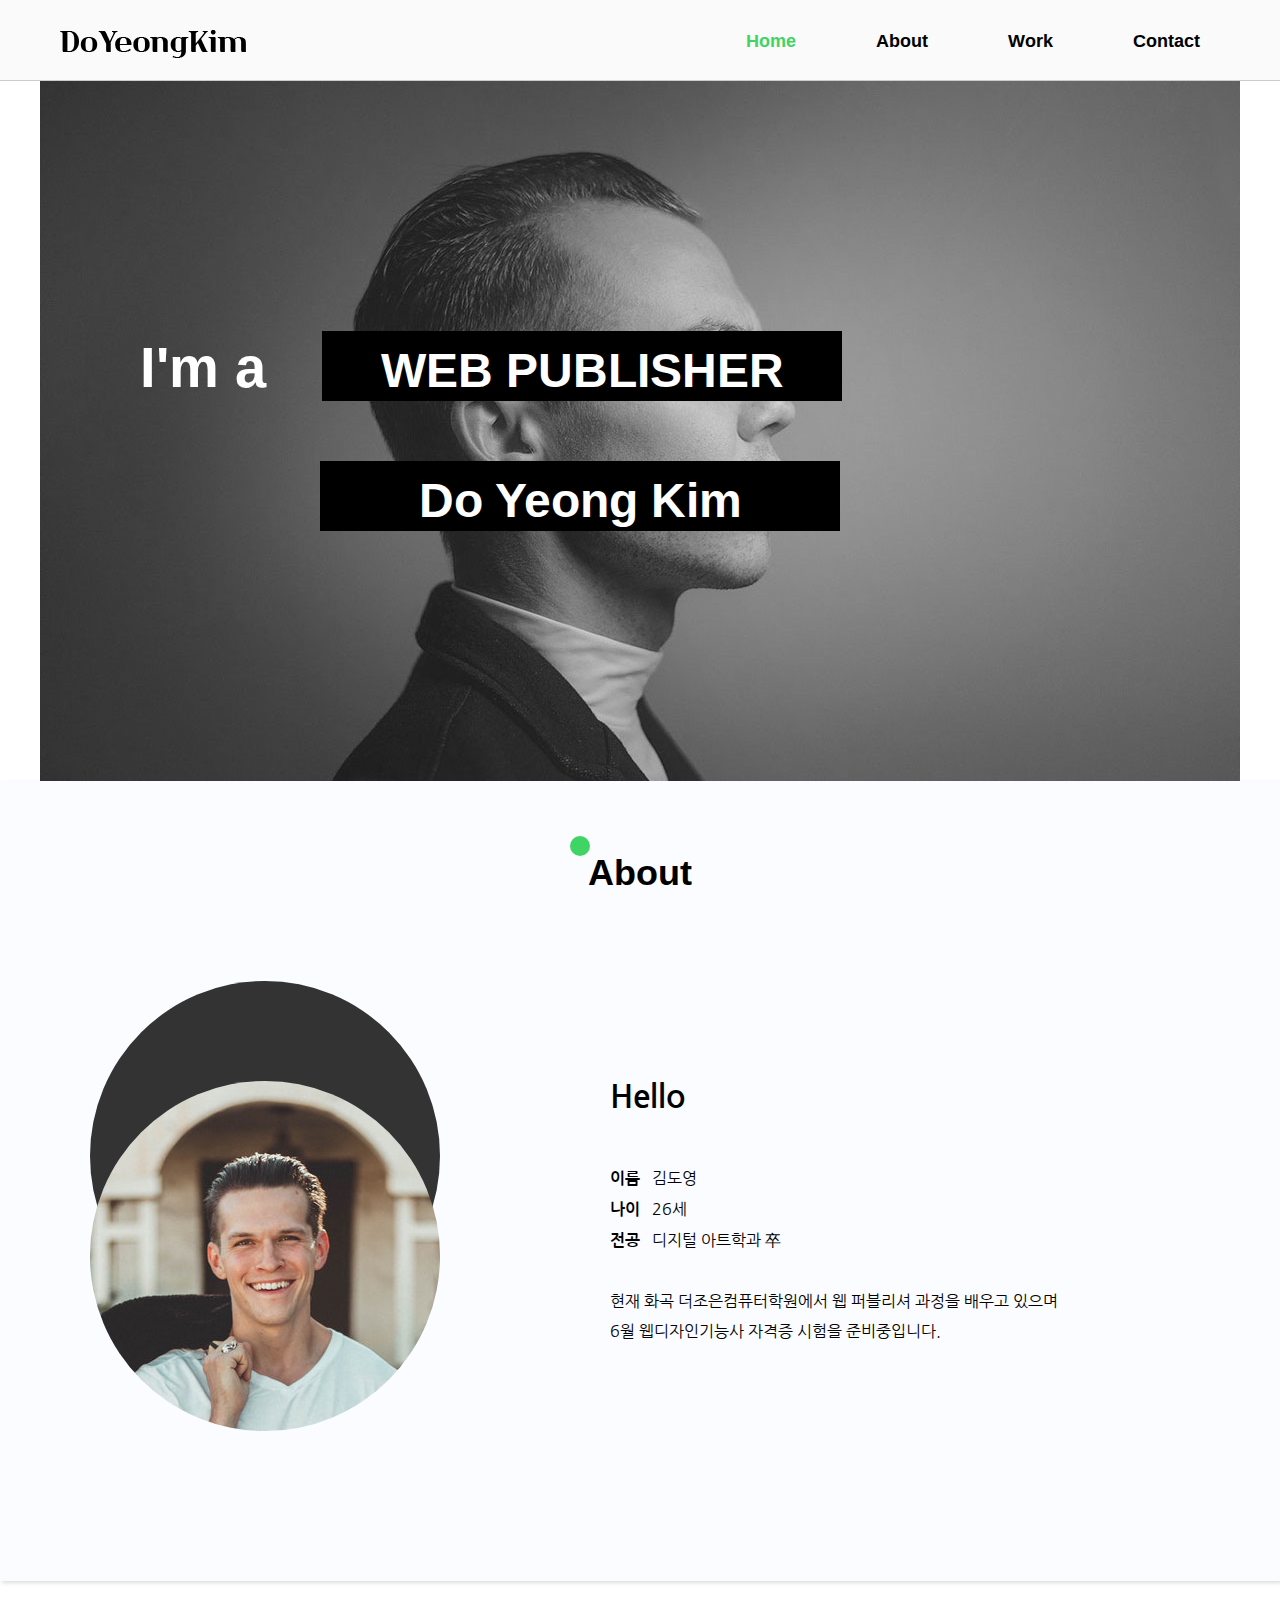
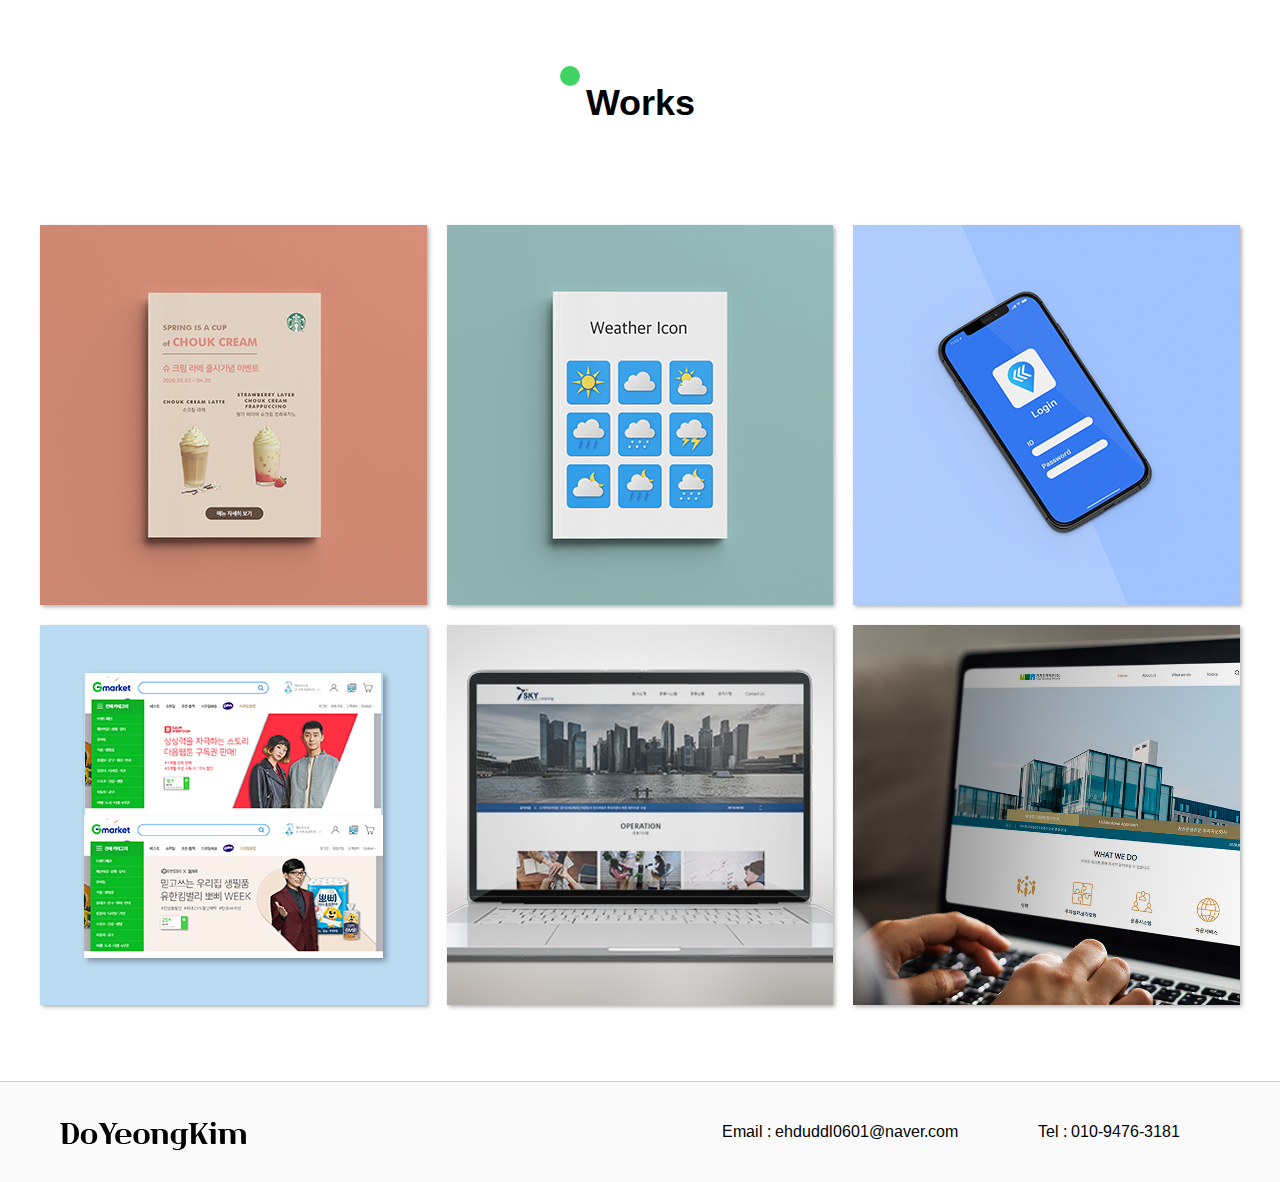
<file: index.html>
<!DOCTYPE html>
<html lang="en">
<head>
    <meta charset="UTF-8">
    <meta name="viewport" content="width=device-width, initial-scale=1.0">
    <title>Homepage</title>
    <link href="https://fonts.googleapis.com/css2?family=Arimo:wght@400;700&display=swap" rel="stylesheet">
    <link href="https://fonts.googleapis.com/css2?family=Nanum+Gothic:wght@400;700&display=swap" rel="stylesheet">
    <script src="https://ajax.googleapis.com/ajax/libs/jquery/3.4.1/jquery.min.js"></script>
    <link rel="stylesheet" href="./css/style.css">
</head>
<body>
    <div id="header_wrap">
        <div id="header">
            <h1><a href="./index.html"><img src="./img/logo.png" alt=""></a></h1>
            <nav>
                <ul>
                    <li><a href="./index.html">Home</a></li>
                    <li><a href="index.html#about">About</a></li>
                    <li><a href="work01.html">Work</a></li>
                    <li><a href="#">Contact</a></li>
                </ul>
            </nav>
        </div>
    </div>
    <div id="visual_wrap">
        <div id="main_visual">
            <p>I'm a <span class="job">WEB PUBLISHER</span></p>
            <span class="name">Do Yeong Kim</span>
        </div>
    </div>
    <div id="about_wrap">
        <div id="about">
            <h2>About</h2>
            <p id="dot"></p>
            <div id="people1"></div>
            <div id="people2"></div>
            <div id="about_text">
                <h3>Hello</h3>
                <p><span>이름</span> &nbsp; 김도영<br><span>나이</span> &nbsp; 26세<br><span>전공</span> &nbsp; 디지털 아트학과 卒<br><br>현재 화곡 더조은컴퓨터학원에서 웹 퍼블리셔 과정을 배우고 있으며<br>6월 웹디자인기능사 자격증 시험을 준비중입니다.</p>
            </div>
        </div>
    </div>
    <div id="work_wrap">
        <div id="work">
            <h2>Works</h2>
            <p class="dot2"></p>
            <ul id="work_list">
                <li>
                    <a href="work01.html">
                        <img src="./img/work1.jpg" alt="sub">
                        <div class="info">
                            <h4>이벤트 광고 시안</h4>
                            <p>스타벅스 2020년 봄맞이 슈크림라떼 출시기념 이벤트 광고시안 제작</p>
                        </div>
                    </a>
                </li>
                <li>
                    <a href="work02.html">
                        <img src="./img/work2.jpg" alt="pop_up">
                        <div class="info">
                            <h4>날씨아이콘 디자인</h4>
                            <p>일러스트레이터를 활용하여 다양한<br>날씨를 그리드에 맞춰 아이콘으로 제작</p>
                        </div>
                    </a>
                </li>
                <li>
                    <a href="work03.html">
                        <img src="./img/work3.jpg">
                        <div class="info">
                            <h4>어플 로고디자인</h4>
                            <p>가상의 주차공간 찾기 어플을 기획하고<br>어플의 로고 및 아이콘 제작</p>
                        </div>
                    </a>
                </li>
                <li>
                    <a href="work04.html">
                        <img src="./img/work4.jpg">
                        <div class="info">
                            <h4>배너 디자인</h4>
                            <p>실제 G마켓 배너와 동일한 규격에서<br>원하는 제품으로 재구성 및 목업</p>
                        </div>
                    </a>
                </li>
                <li>
                    <a href="work05.html">
                        <img src="./img/work5.jpg" height="380">
                        <div class="info">
                            <h4>홈페이지 시안</h4>
                            <p>스카이투자자문의 홈페이지를 포토샵에서<br>12분할로 맞춰 직접 시안제작</p>
                        </div>
                    </a>
                </li>
                <li>
                    <a href="work06.html">
                        <img src="./img/work6.jpg" height="380">
                        <div class="info">
                            <h4>홈페이지 리뉴얼</h4>
                            <p>실제 가치투자자문의 홈페이지의 단점을<br>리뉴얼하여 리디자인</p>
                        </div>
                    </a>
                </li>
        </div>
    </div>
    <div id="footer_wrap">
        <div id="footer">
            <div id="footer_logo"><a href="./index.html"><img src="./img/logo.png" alt=""></a></div>
            <ul id="mail">
                <li>Email : ehduddl0601@naver.com</li>
                <li>Tel : 010-9476-3181</li>
            </ul>
        </div>
    </div>

    <script>
        $(function(){
            $('a').on('click', function(event){
                if(this.hash !== ""){
                    event.preventDefault();
                    var hash = this.hash;

                    $('html, body').animate({
                        scrollTop: $(hash).offset().top
                    }, 500, function(){

                        window.location.hash = hash;
                    });
                }
            });
        });
    </script>
</body>
</html>
</file>
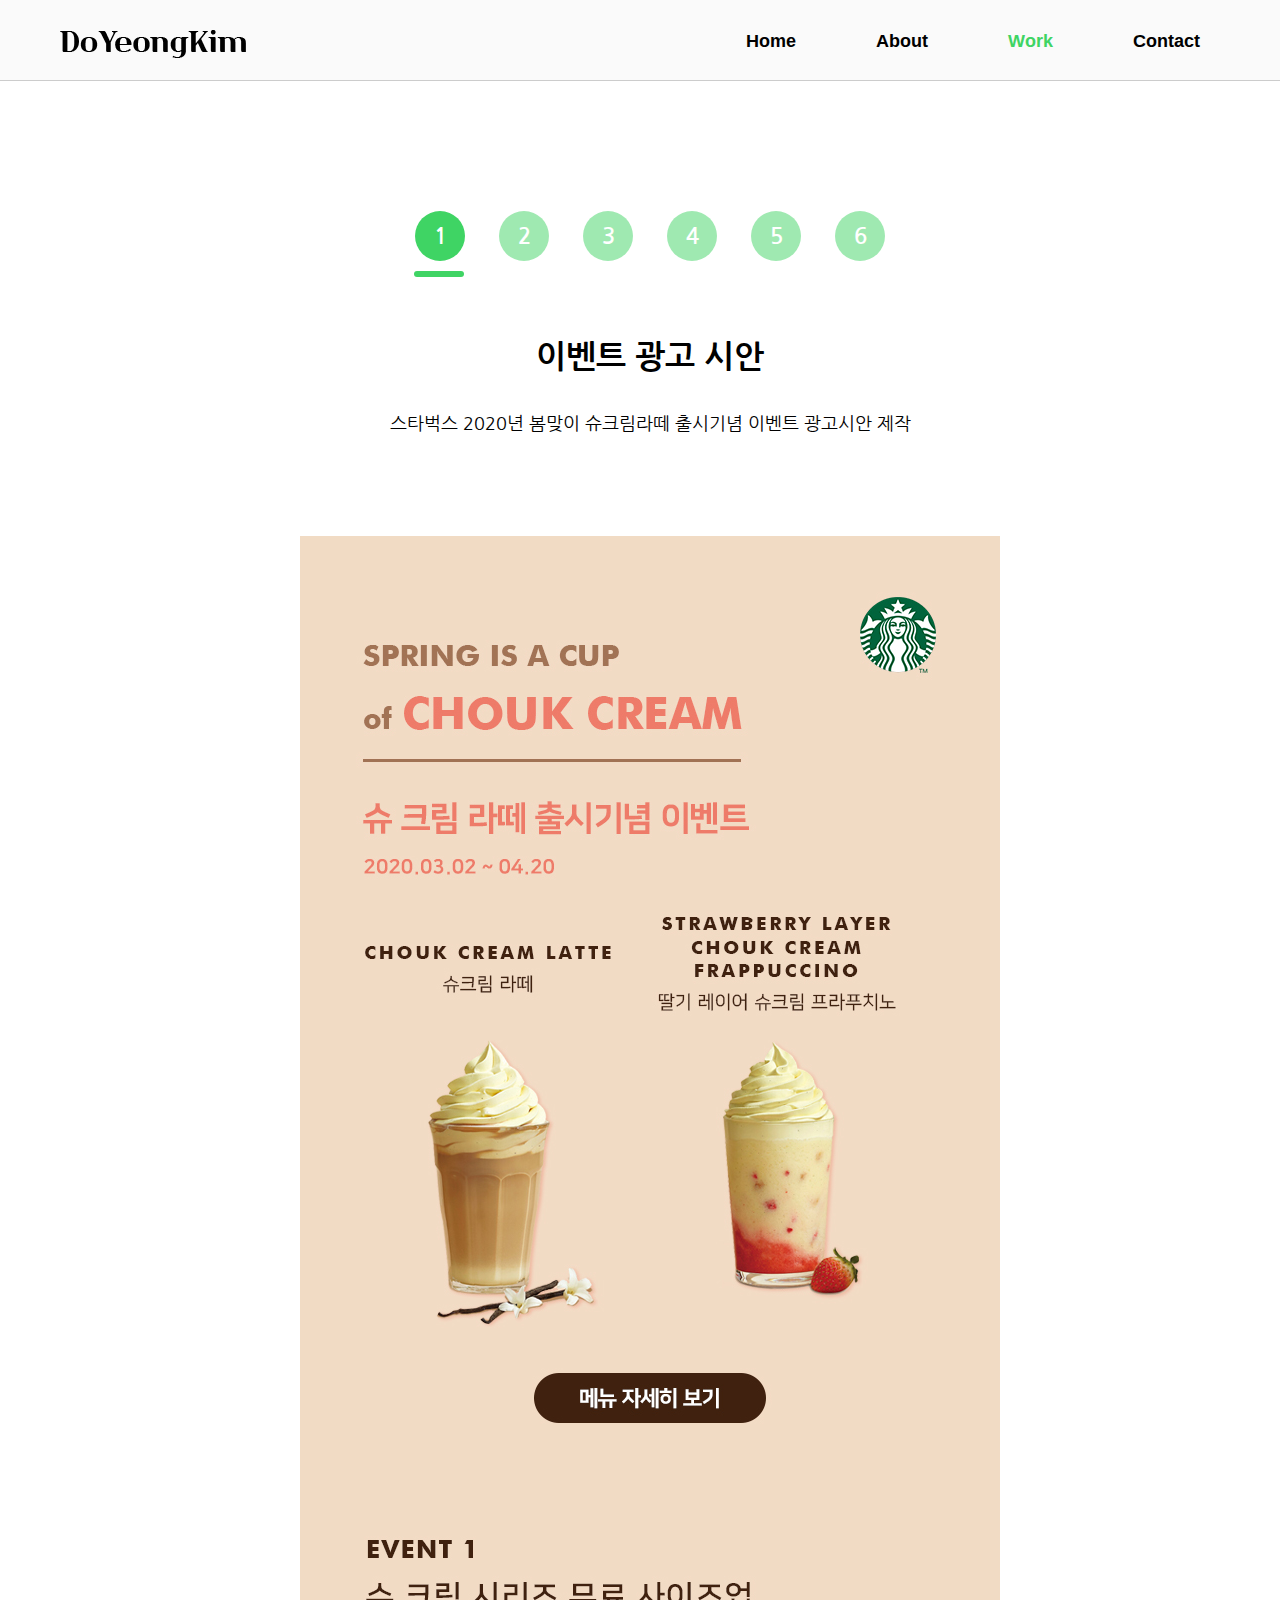
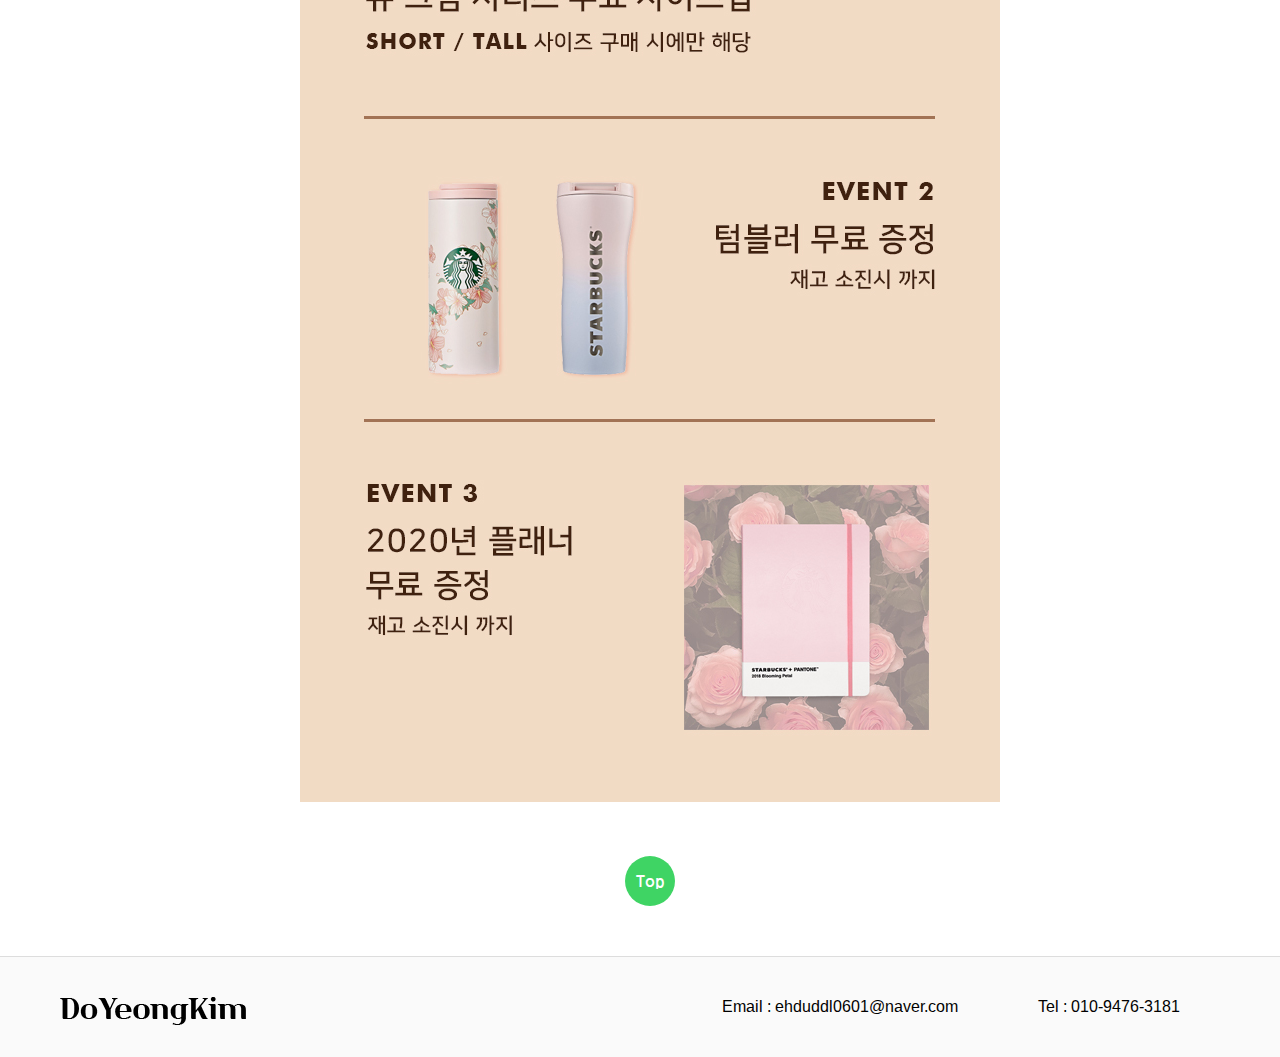
<file: work01.html>
<!DOCTYPE html>
<html lang="en">
<head>
    <meta charset="UTF-8">
    <meta name="viewport" content="width=device-width, initial-scale=1.0">
    <title>Homepage</title>
    <link href="https://fonts.googleapis.com/css2?family=Arimo:wght@400;700&display=swap" rel="stylesheet">
    <link href="https://fonts.googleapis.com/css2?family=Nanum+Gothic:wght@400;700&display=swap" rel="stylesheet">
    <script src="https://ajax.googleapis.com/ajax/libs/jquery/3.4.1/jquery.min.js"></script>
    <link rel="stylesheet" href="./css/style1.css">
</head>
<body>
    <div id="header_wrap">
        <div id="header">
            <h1><a href="./index.html"><img src="./img/logo.png" alt=""></a></h1>
            <nav>
                <ul>
                    <li><a href="index.html">Home</a></li>
                    <li><a href="index.html#about">About</a></li>
                    <li><a href="work01.html">Work</a></li>
                    <li><a href="#">Contact</a></li>
                </ul>
            </nav>
        </div>
    </div>
    <div id="work">
        <ul id="number">
            <li><a href="work01.html">1</a></li>
            <li><a href="work02.html">2</a></li>
            <li><a href="work03.html">3</a></li>
            <li><a href="work04.html">4</a></li>
            <li><a href="work05.html">5</a></li>
            <li><a href="work06.html">6</a></li>
        </ul>
        <span id="bar"></span>
        <h1>이벤트 광고 시안</h1>
        <p id="work_info">스타벅스 2020년 봄맞이 슈크림라떼 출시기념 이벤트 광고시안 제작</p>
        <div id="work_img">
            <img src="./img/work1-1.jpg" alt="">
        </div>
        <div id="button">
            <span><a href="#">Top</a></span>
        </div>
    </div>
    <div id="footer_wrap">
        <div id="footer">
            <div id="footer_logo"><a href="./index.html"><img src="./img/logo.png" alt=""></a></div>
            <ul id="mail">
                <li>Email : ehduddl0601@naver.com</li>
                <li>Tel : 010-9476-3181</li>
            </ul>
        </div>
    </div>

    <script>
        $(function(){
            $('#work #number li:nth-child(2) a').hover(function(){
                $('#work #bar').css('left', '498px');
            },function(){
                $('#work #bar').css('left', '414px');
            });
            $('#work #number li:nth-child(3) a').hover(function(){
                $('#work #bar').css('left', '583px');
            },function(){
                $('#work #bar').css('left', '414px');
            });
            $('#work #number li:nth-child(4) a').hover(function(){
                $('#work #bar').css('left', '667px');
            },function(){
                $('#work #bar').css('left', '414px');
            });
            $('#work #number li:nth-child(5) a').hover(function(){
                $('#work #bar').css('left', '752px');
            },function(){
                $('#work #bar').css('left', '414px');
            });
            $('#work #number li:nth-child(6) a').hover(function(){
                $('#work #bar').css('left', '836px');
            },function(){
                $('#work #bar').css('left', '414px');
            });
        });
    </script>
</body>
</html>
</file>
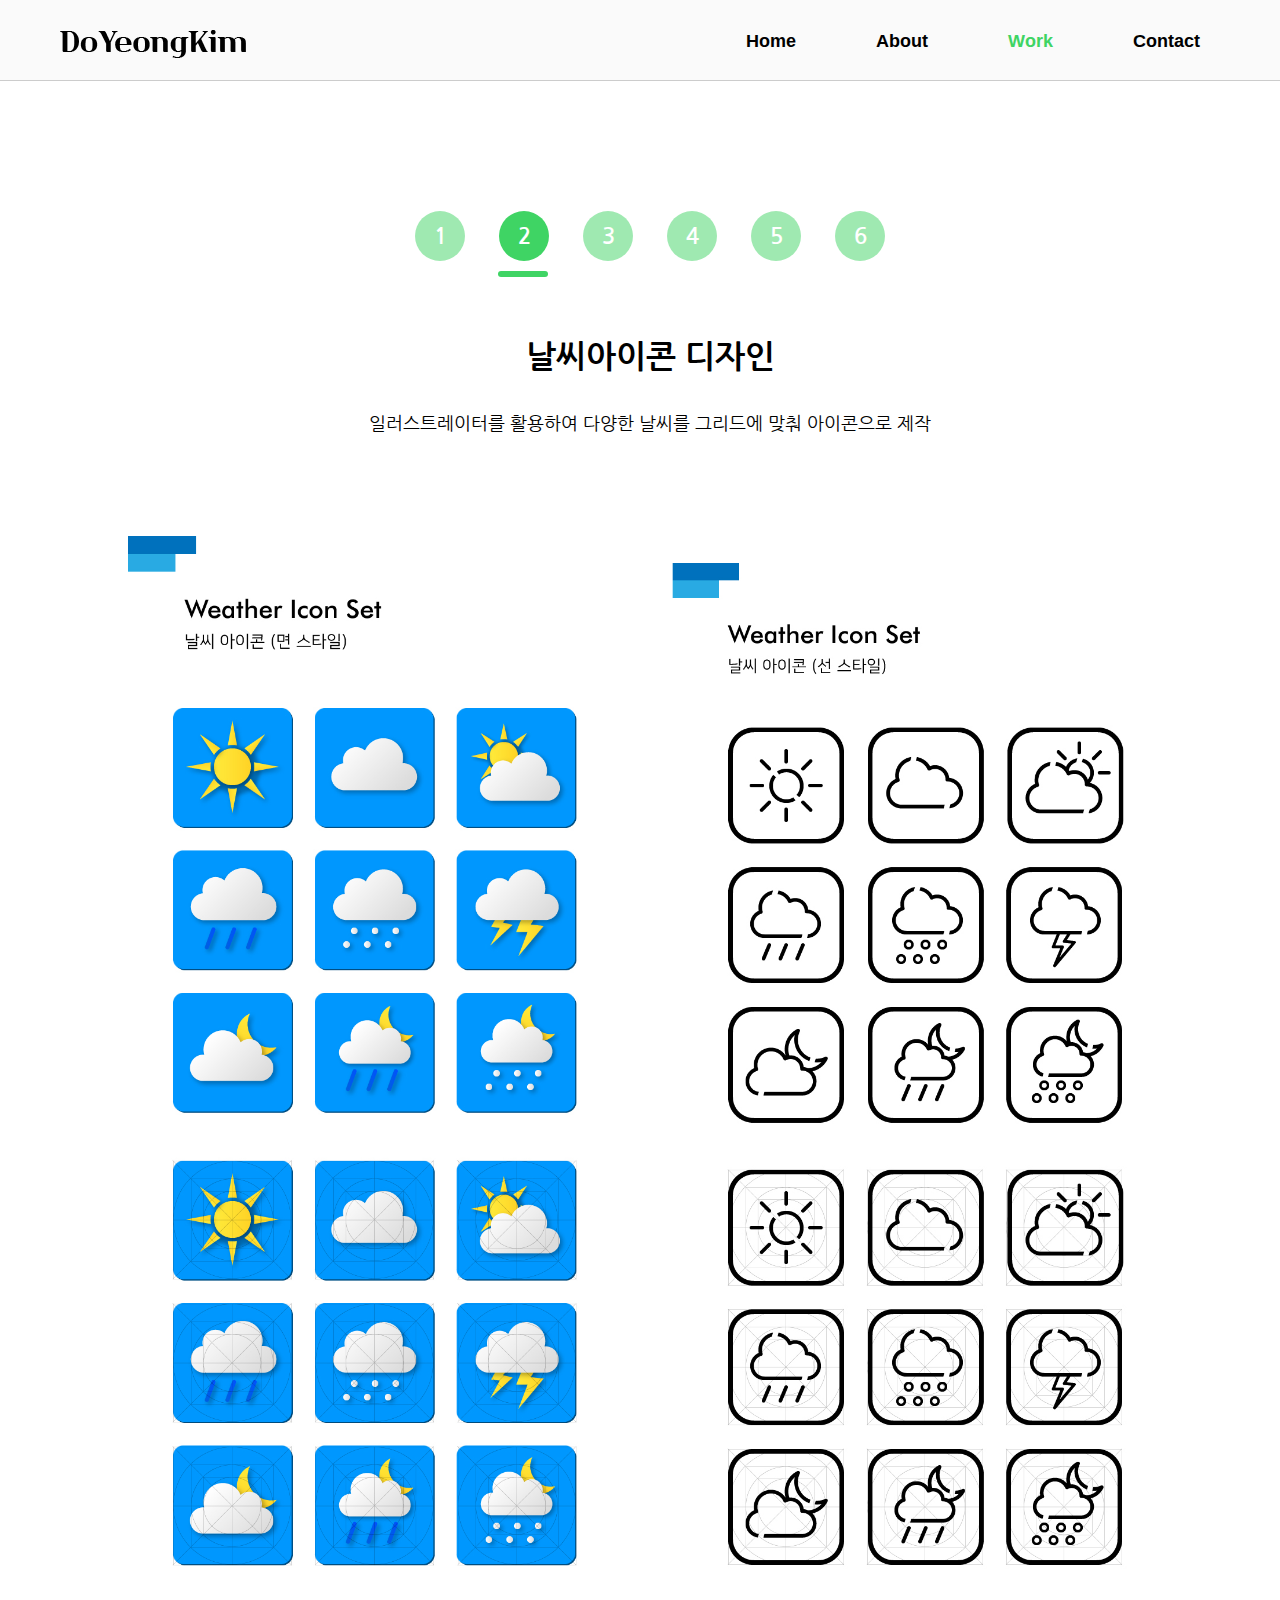
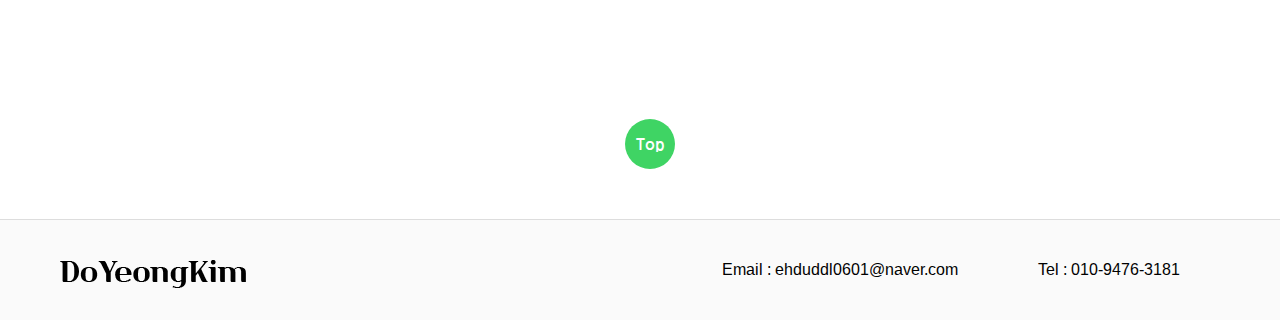
<file: work02.html>
<!DOCTYPE html>
<html lang="en">
<head>
    <meta charset="UTF-8">
    <meta name="viewport" content="width=device-width, initial-scale=1.0">
    <title>Homepage</title>
    <link href="https://fonts.googleapis.com/css2?family=Arimo:wght@400;700&display=swap" rel="stylesheet">
    <link href="https://fonts.googleapis.com/css2?family=Nanum+Gothic:wght@400;700&display=swap" rel="stylesheet">
    <script src="https://ajax.googleapis.com/ajax/libs/jquery/3.4.1/jquery.min.js"></script>
    <link rel="stylesheet" href="./css/style2.css">
</head>
<body>
    <div id="header_wrap">
        <div id="header">
            <h1><a href="./index.html"><img src="./img/logo.png" alt=""></a></h1>
            <nav>
                <ul>
                    <li><a href="index.html">Home</a></li>
                    <li><a href="index.html#about">About</a></li>
                    <li><a href="work01.html">Work</a></li>
                    <li><a href="#">Contact</a></li>
                </ul>
            </nav>
        </div>
    </div>
    <div id="work">
        <ul id="number">
            <li><a href="work01.html">1</a></li>
            <li><a href="work02.html">2</a></li>
            <li><a href="work03.html">3</a></li>
            <li><a href="work04.html">4</a></li>
            <li><a href="work05.html">5</a></li>
            <li><a href="work06.html">6</a></li>
        </ul>
        <span id="bar"></span>
        <h1>날씨아이콘 디자인</h1>
        <p id="work_info">일러스트레이터를 활용하여 다양한 날씨를 그리드에 맞춰 아이콘으로 제작</p>
        <div id="work_img">
            <img src="./img/work2-1.jpg" alt="" width="500">
            <img src="./img/work2-2.jpg" alt="" width="500">
        </div>
        <div id="button">
            <span><a href="#">Top</a></span>
        </div>
    </div>
    <div id="footer_wrap">
        <div id="footer">
            <div id="footer_logo"><a href="./index.html"><img src="./img/logo.png" alt=""></a></div>
            <ul id="mail">
                <li>Email : ehduddl0601@naver.com</li>
                <li>Tel : 010-9476-3181</li>
            </ul>
        </div>
    </div>

    <script>
        $(function(){
            $('#work #number li:nth-child(1) a').hover(function(){
                $('#work #bar').css('left', '414px');
            },function(){
                $('#work #bar').css('left', '498px');
            });
            $('#work #number li:nth-child(3) a').hover(function(){
                $('#work #bar').css('left', '583px');
            },function(){
                $('#work #bar').css('left', '498px');
            });
            $('#work #number li:nth-child(4) a').hover(function(){
                $('#work #bar').css('left', '667px');
            },function(){
                $('#work #bar').css('left', '498px');
            });
            $('#work #number li:nth-child(5) a').hover(function(){
                $('#work #bar').css('left', '752px');
            },function(){
                $('#work #bar').css('left', '498px');
            });
            $('#work #number li:nth-child(6) a').hover(function(){
                $('#work #bar').css('left', '836px');
            },function(){
                $('#work #bar').css('left', '498px');
            });
        });
    </script>
</body>
</html>
</file>
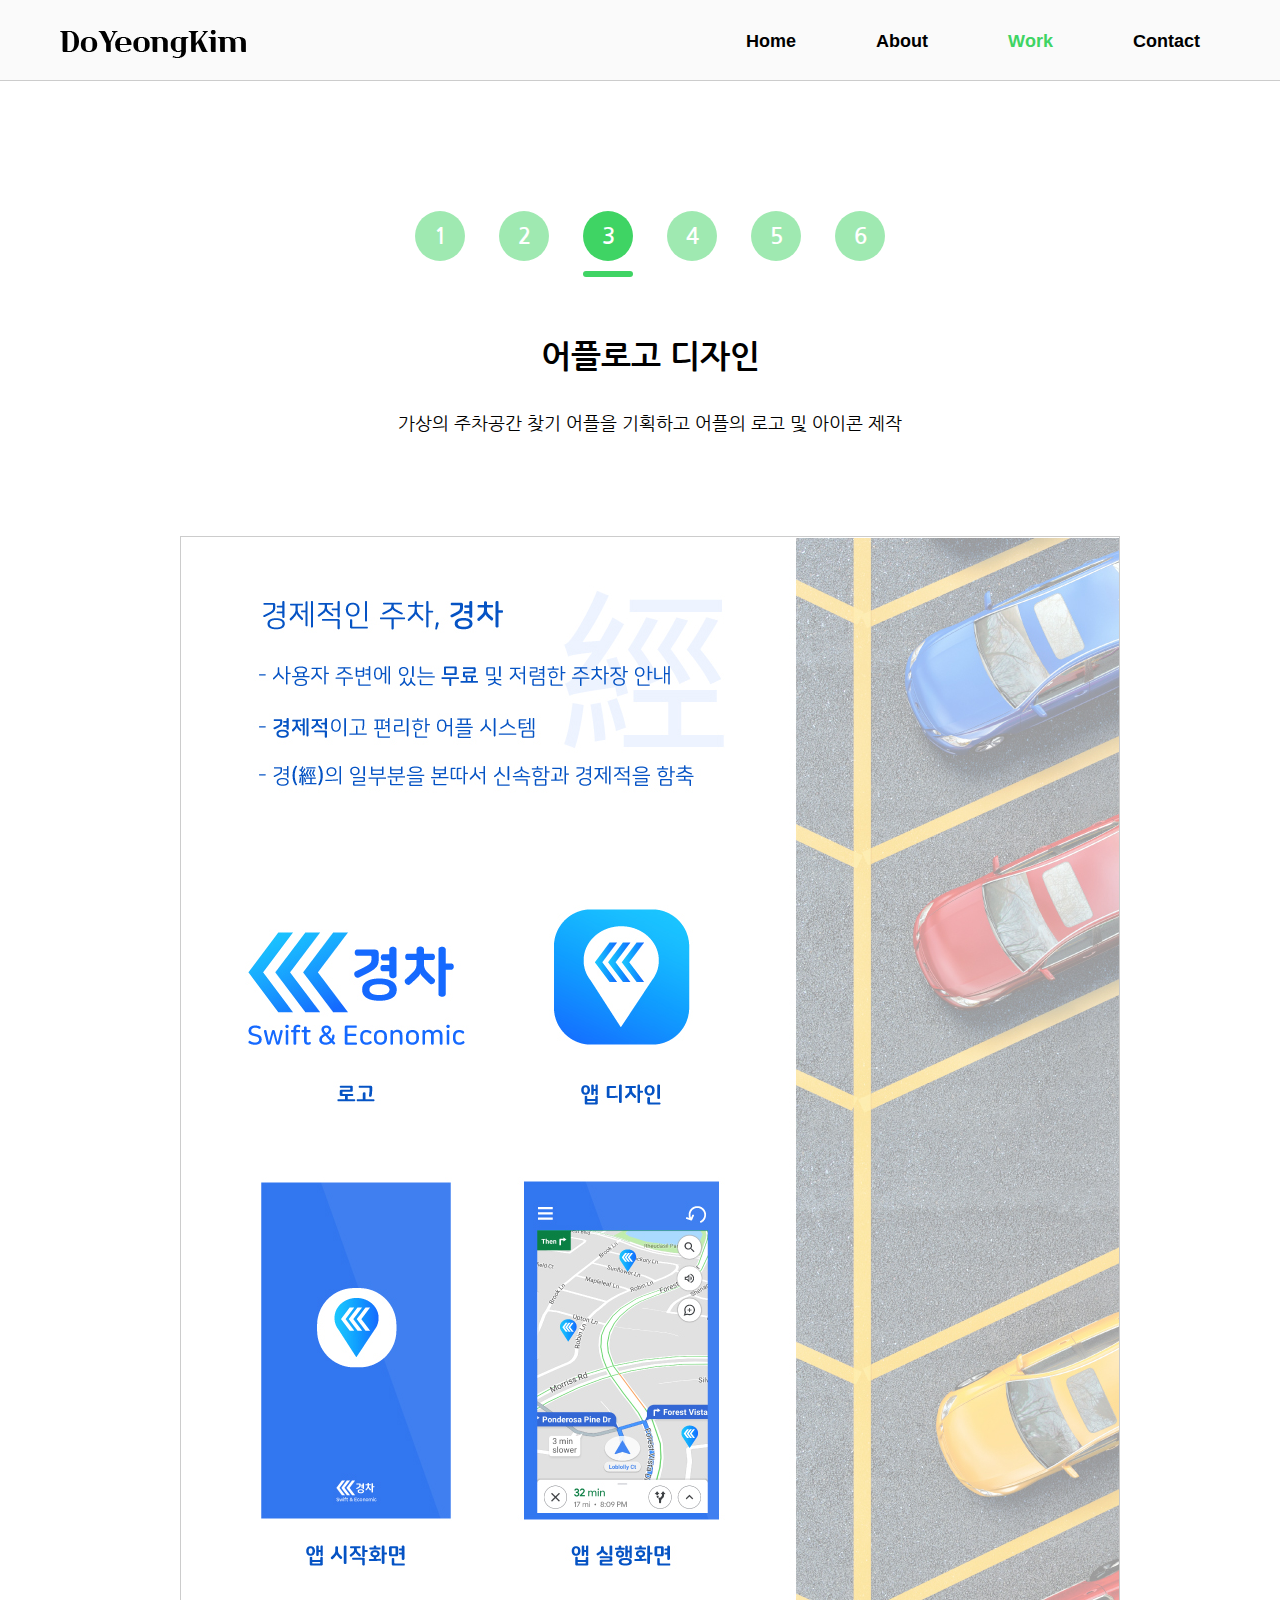
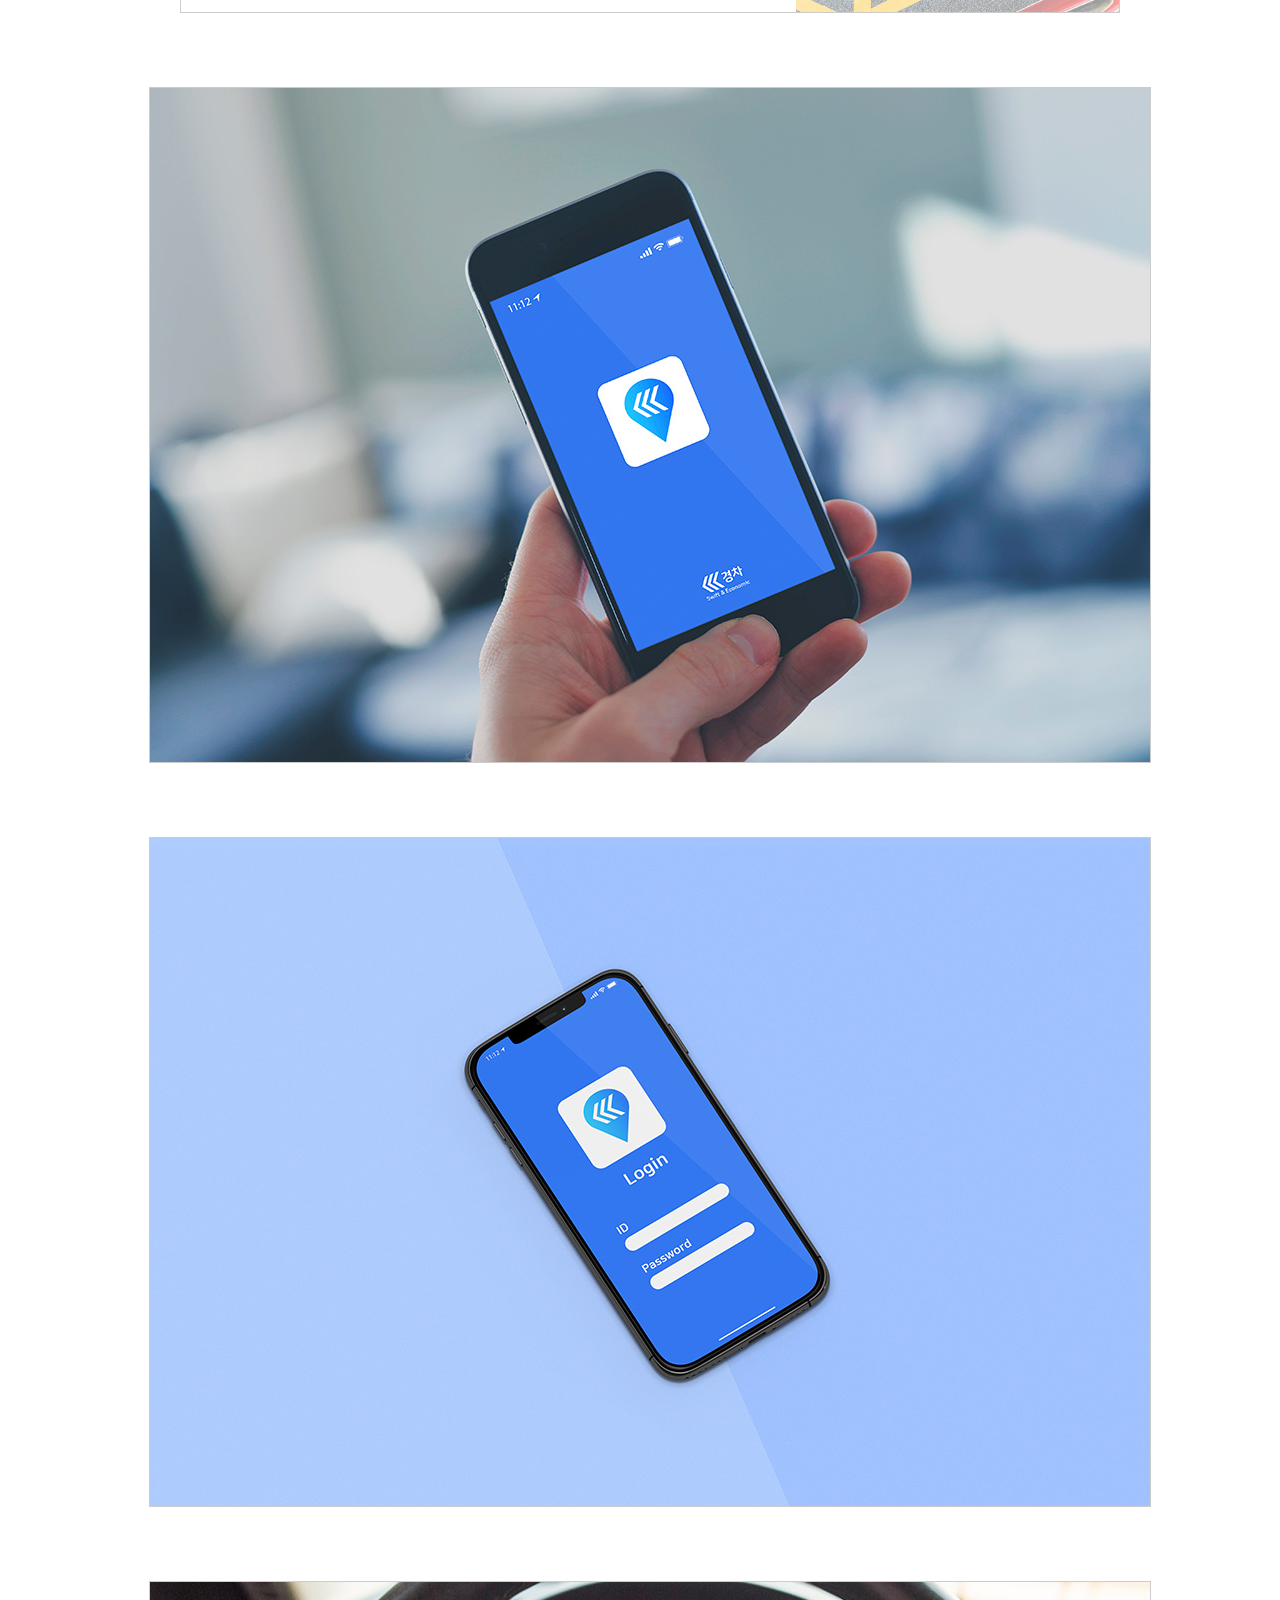
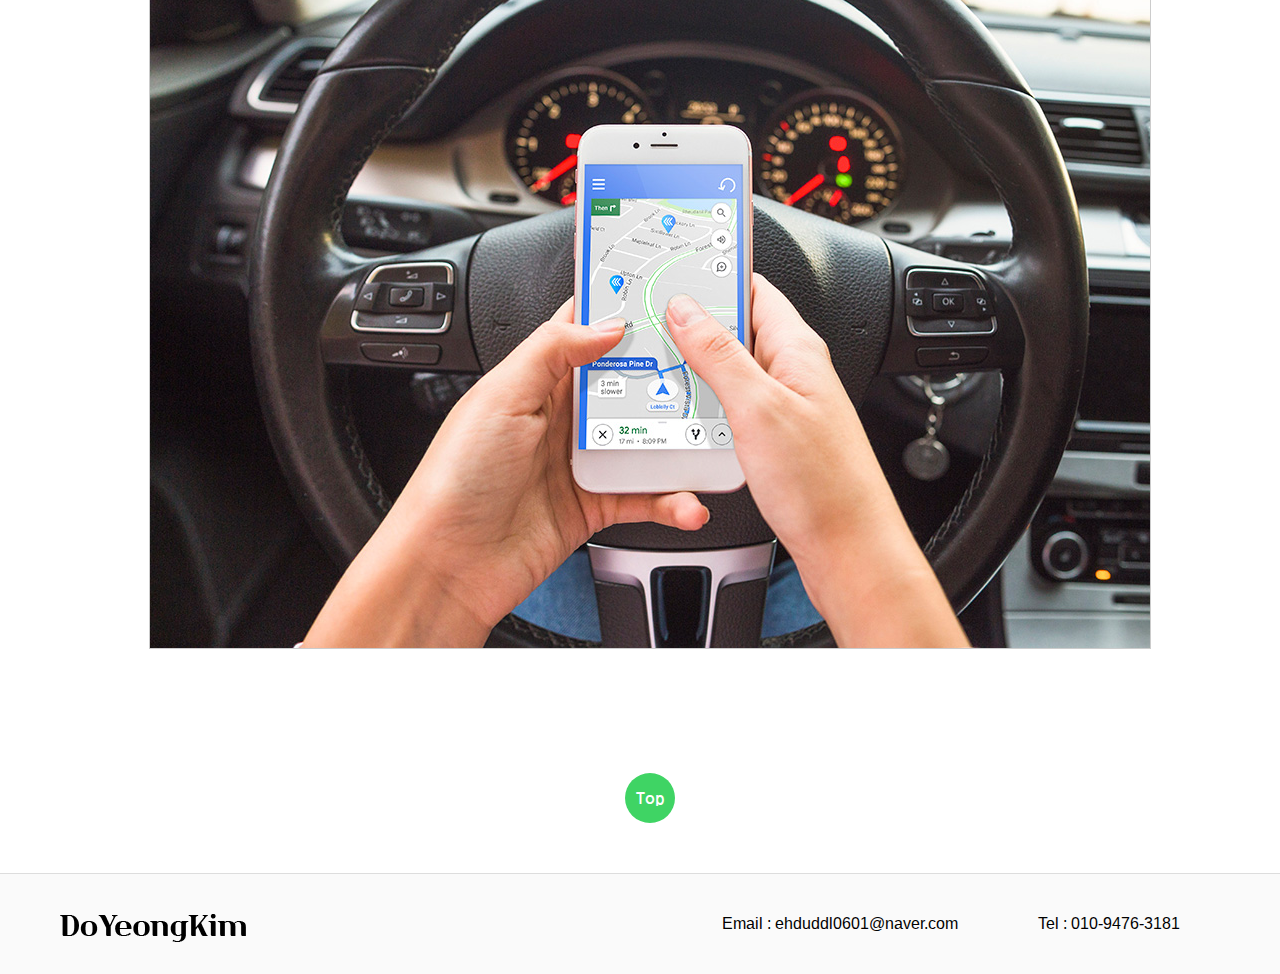
<file: work03.html>
<!DOCTYPE html>
<html lang="en">
<head>
    <meta charset="UTF-8">
    <meta name="viewport" content="width=device-width, initial-scale=1.0">
    <title>Homepage</title>
    <link href="https://fonts.googleapis.com/css2?family=Arimo:wght@400;700&display=swap" rel="stylesheet">
    <link href="https://fonts.googleapis.com/css2?family=Nanum+Gothic:wght@400;700&display=swap" rel="stylesheet">
    <script src="https://ajax.googleapis.com/ajax/libs/jquery/3.4.1/jquery.min.js"></script>
    <link rel="stylesheet" href="./css/style3.css">
</head>
<body>
    <div id="header_wrap">
        <div id="header">
            <h1><a href="./index.html"><img src="./img/logo.png" alt=""></a></h1>
            <nav>
                <ul>
                    <li><a href="index.html">Home</a></li>
                    <li><a href="index.html#about">About</a></li>
                    <li><a href="work01.html">Work</a></li>
                    <li><a href="#">Contact</a></li>
                </ul>
            </nav>
        </div>
    </div>
    <div id="work">
        <ul id="number">
            <li><a href="work01.html">1</a></li>
            <li><a href="work02.html">2</a></li>
            <li><a href="work03.html">3</a></li>
            <li><a href="work04.html">4</a></li>
            <li><a href="work05.html">5</a></li>
            <li><a href="work06.html">6</a></li>
        </ul>
        <span id="bar"></span>
        <h1>어플로고 디자인</h1>
        <p id="work_info">가상의 주차공간 찾기 어플을 기획하고 어플의 로고 및 아이콘 제작</p>
        <div id="work_img">
            <img src="./img/work3-1.jpg" alt="">
            <img src="./img/work3-2.jpg" alt="" width="1000">
            <img src="./img/work3-3.jpg" alt="" width="1000">
            <img src="./img/work3-4.jpg" alt="" width="1000">
        </div>
        <div id="button">
            <span><a href="#">Top</a></span>
        </div>
    </div>
    <div id="footer_wrap">
        <div id="footer">
            <div id="footer_logo"><a href="./index.html"><img src="./img/logo.png" alt=""></a></div>
            <ul id="mail">
                <li>Email : ehduddl0601@naver.com</li>
                <li>Tel : 010-9476-3181</li>
            </ul>
        </div>
    </div>

    <script>
        $(function(){
            $('#work #number li:nth-child(1) a').hover(function(){
                $('#work #bar').css('left', '414px');
            },function(){
                $('#work #bar').css('left', '583px');
            });
            $('#work #number li:nth-child(2) a').hover(function(){
                $('#work #bar').css('left', '498px');
            },function(){
                $('#work #bar').css('left', '583px');
            });
            $('#work #number li:nth-child(4) a').hover(function(){
                $('#work #bar').css('left', '667px');
            },function(){
                $('#work #bar').css('left', '583px');
            });
            $('#work #number li:nth-child(5) a').hover(function(){
                $('#work #bar').css('left', '752px');
            },function(){
                $('#work #bar').css('left', '583px');
            });
            $('#work #number li:nth-child(6) a').hover(function(){
                $('#work #bar').css('left', '836px');
            },function(){
                $('#work #bar').css('left', '583px');
            });
        });
    </script>
</body>
</html>
</file>
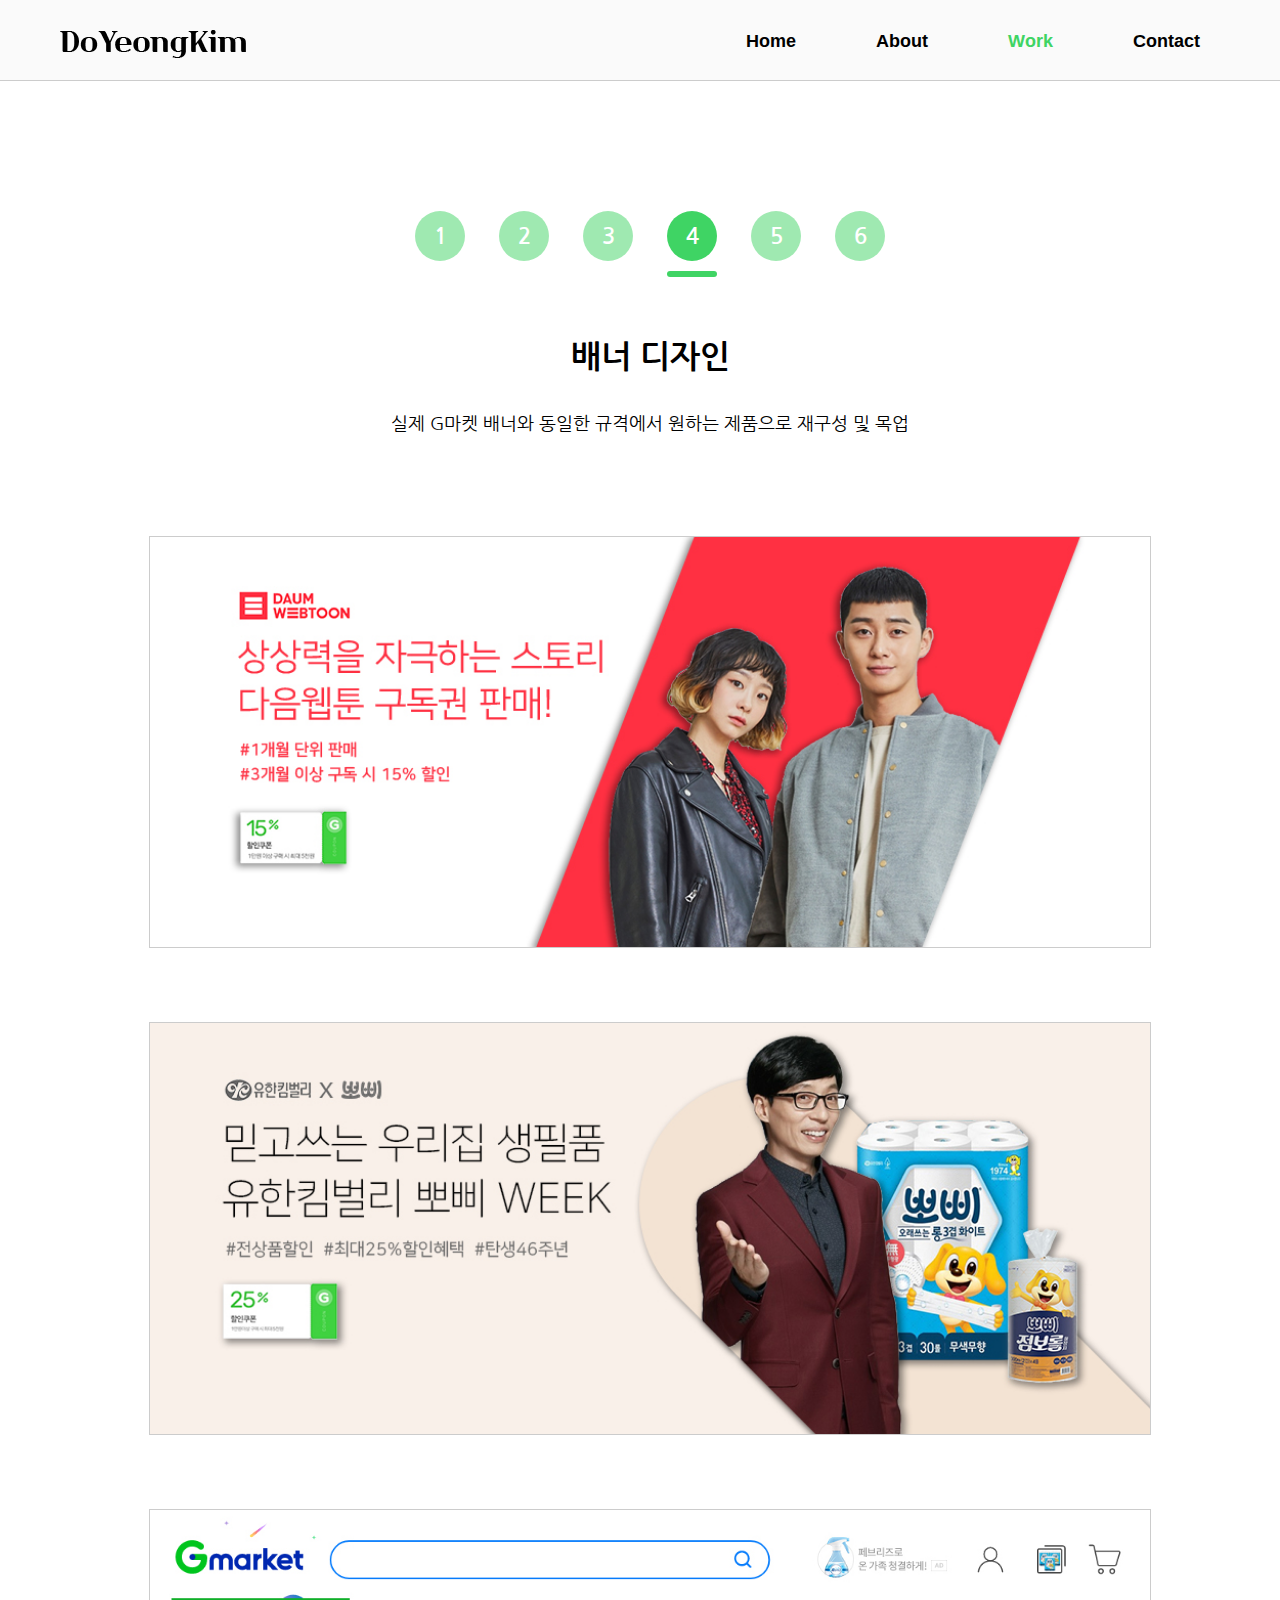
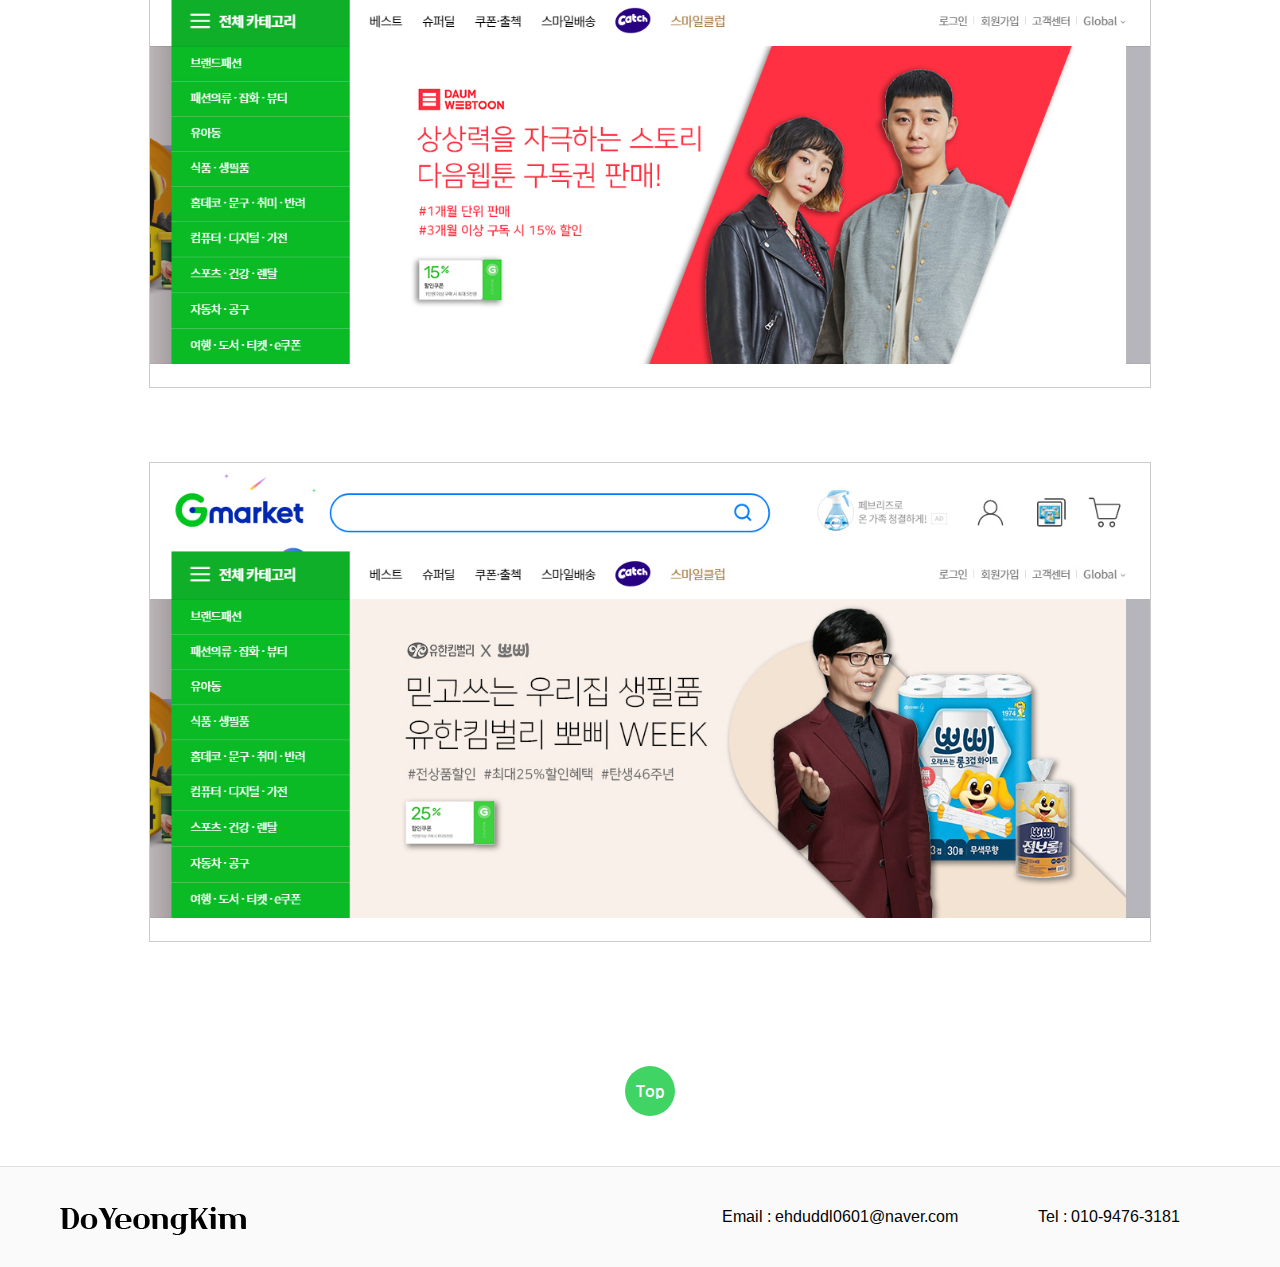
<file: work04.html>
<!DOCTYPE html>
<html lang="en">
<head>
    <meta charset="UTF-8">
    <meta name="viewport" content="width=device-width, initial-scale=1.0">
    <title>Homepage</title>
    <link href="https://fonts.googleapis.com/css2?family=Arimo:wght@400;700&display=swap" rel="stylesheet">
    <link href="https://fonts.googleapis.com/css2?family=Nanum+Gothic:wght@400;700&display=swap" rel="stylesheet">
    <script src="https://ajax.googleapis.com/ajax/libs/jquery/3.4.1/jquery.min.js"></script>
    <link rel="stylesheet" href="./css/style4.css">
</head>
<body>
    <div id="header_wrap">
        <div id="header">
            <h1><a href="./index.html"><img src="./img/logo.png" alt=""></a></h1>
            <nav>
                <ul>
                    <li><a href="index.html">Home</a></li>
                    <li><a href="index.html#about">About</a></li>
                    <li><a href="work01.html">Work</a></li>
                    <li><a href="#">Contact</a></li>
                </ul>
            </nav>
        </div>
    </div>
    <div id="work">
        <ul id="number">
            <li><a href="work01.html">1</a></li>
            <li><a href="work02.html">2</a></li>
            <li><a href="work03.html">3</a></li>
            <li><a href="work04.html">4</a></li>
            <li><a href="work05.html">5</a></li>
            <li><a href="work06.html">6</a></li>
        </ul>
        <span id="bar"></span>
        <h1>배너 디자인</h1>
        <p id="work_info">실제 G마켓 배너와 동일한 규격에서 원하는 제품으로 재구성 및 목업</p>
        <div id="work_img">
            <img src="./img/work4-1.jpg" alt="" width="1000">
            <img src="./img/work4-2.jpg" alt="" width="1000">
            <img src="./img/work4-3.jpg" alt="" width="1000">
            <img src="./img/work4-4.jpg" alt="" width="1000">
        </div>
        <div id="button">
            <span><a href="#">Top</a></span>
        </div>
    </div>
    <div id="footer_wrap">
        <div id="footer">
            <div id="footer_logo"><a href="./index.html"><img src="./img/logo.png" alt=""></a></div>
            <ul id="mail">
                <li>Email : ehduddl0601@naver.com</li>
                <li>Tel : 010-9476-3181</li>
            </ul>
        </div>
    </div>

    <script>
        $(function(){
            $('#work #number li:nth-child(1) a').hover(function(){
                $('#work #bar').css('left', '414px');
            },function(){
                $('#work #bar').css('left', '667px');
            });
            $('#work #number li:nth-child(2) a').hover(function(){
                $('#work #bar').css('left', '498px');
            },function(){
                $('#work #bar').css('left', '667px');
            });
            $('#work #number li:nth-child(3) a').hover(function(){
                $('#work #bar').css('left', '583px');
            },function(){
                $('#work #bar').css('left', '667px');
            });
            $('#work #number li:nth-child(5) a').hover(function(){
                $('#work #bar').css('left', '752px');
            },function(){
                $('#work #bar').css('left', '667px');
            });
            $('#work #number li:nth-child(6) a').hover(function(){
                $('#work #bar').css('left', '836px');
            },function(){
                $('#work #bar').css('left', '667px');
            });
        });
    </script>
</body>
</html>
</file>
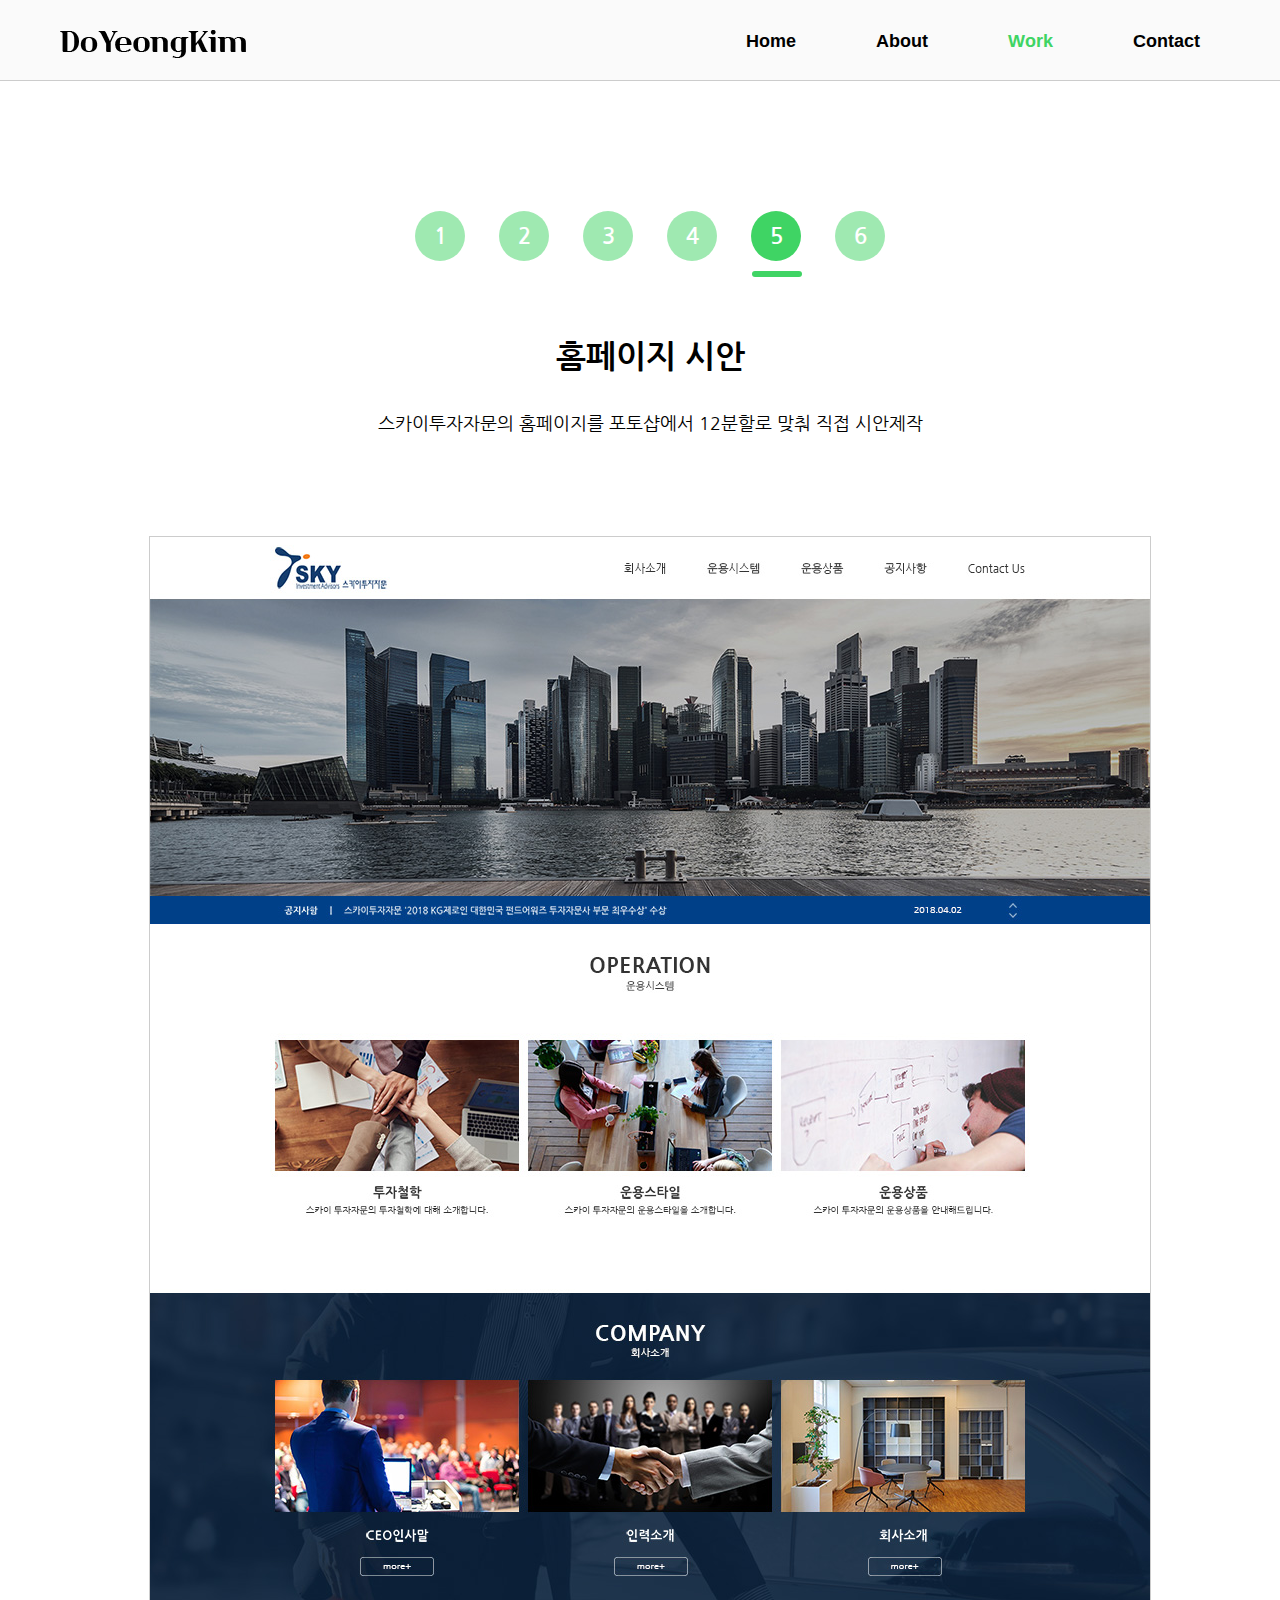
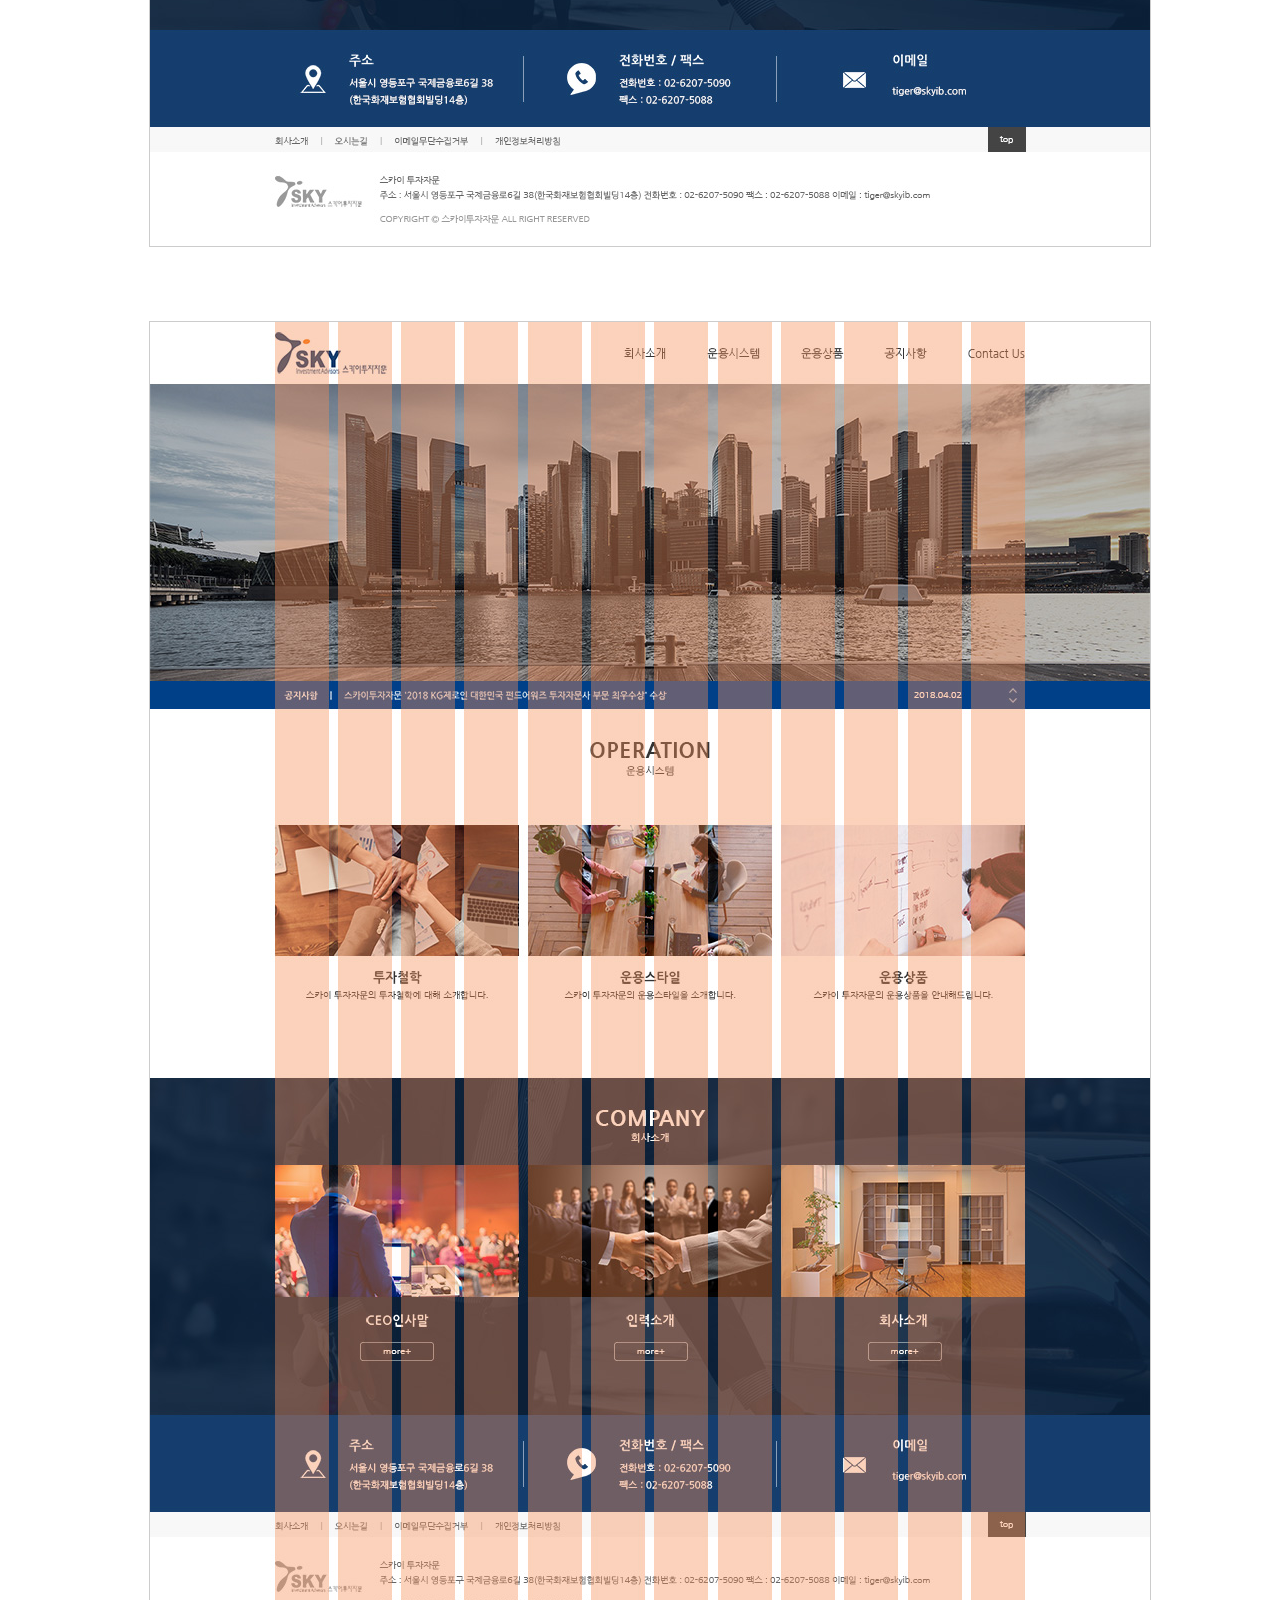
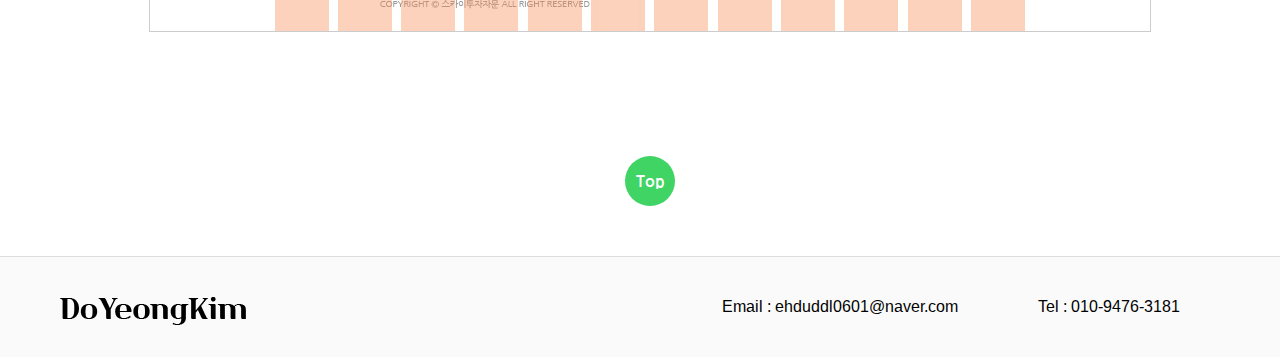
<file: work05.html>
<!DOCTYPE html>
<html lang="en">
<head>
    <meta charset="UTF-8">
    <meta name="viewport" content="width=device-width, initial-scale=1.0">
    <title>Homepage</title>
    <link href="https://fonts.googleapis.com/css2?family=Arimo:wght@400;700&display=swap" rel="stylesheet">
    <link href="https://fonts.googleapis.com/css2?family=Nanum+Gothic:wght@400;700&display=swap" rel="stylesheet">
    <script src="https://ajax.googleapis.com/ajax/libs/jquery/3.4.1/jquery.min.js"></script>
    <link rel="stylesheet" href="./css/style5.css">
</head>
<body>
    <div id="header_wrap">
        <div id="header">
            <h1><a href="./index.html"><img src="./img/logo.png" alt=""></a></h1>
            <nav>
                <ul>
                    <li><a href="index.html">Home</a></li>
                    <li><a href="index.html#about">About</a></li>
                    <li><a href="work01.html">Work</a></li>
                    <li><a href="#">Contact</a></li>
                </ul>
            </nav>
        </div>
    </div>
    <div id="work">
        <ul id="number">
            <li><a href="work01.html">1</a></li>
            <li><a href="work02.html">2</a></li>
            <li><a href="work03.html">3</a></li>
            <li><a href="work04.html">4</a></li>
            <li><a href="work05.html">5</a></li>
            <li><a href="work06.html">6</a></li>
        </ul>
        <span id="bar"></span>
        <h1>홈페이지 시안</h1>
        <p id="work_info">스카이투자자문의 홈페이지를 포토샵에서 12분할로 맞춰 직접 시안제작</p>
        <div id="work_img">
            <img src="./img/work5-1.jpg" alt="">
            <img src="./img/work5-2.jpg" alt="">

        </div>
        <div id="button">
            <span><a href="#">Top</a></span>
        </div>
    </div>
    <div id="footer_wrap">
        <div id="footer">
            <div id="footer_logo"><a href="./index.html"><img src="./img/logo.png" alt=""></a></div>
            <ul id="mail">
                <li>Email : ehduddl0601@naver.com</li>
                <li>Tel : 010-9476-3181</li>
            </ul>
        </div>
    </div>

    <script>
        $(function(){
            $('#work #number li:nth-child(1) a').hover(function(){
                $('#work #bar').css('left', '414px');
            },function(){
                $('#work #bar').css('left', '752px');
            });
            $('#work #number li:nth-child(2) a').hover(function(){
                $('#work #bar').css('left', '498px');
            },function(){
                $('#work #bar').css('left', '752px');
            });
            $('#work #number li:nth-child(3) a').hover(function(){
                $('#work #bar').css('left', '583px');
            },function(){
                $('#work #bar').css('left', '752px');
            });
            $('#work #number li:nth-child(4) a').hover(function(){
                $('#work #bar').css('left', '667px');
            },function(){
                $('#work #bar').css('left', '752px');
            });
            $('#work #number li:nth-child(6) a').hover(function(){
                $('#work #bar').css('left', '836px');
            },function(){
                $('#work #bar').css('left', '752px');
            });
        });
    </script>
</body>
</html>
</file>
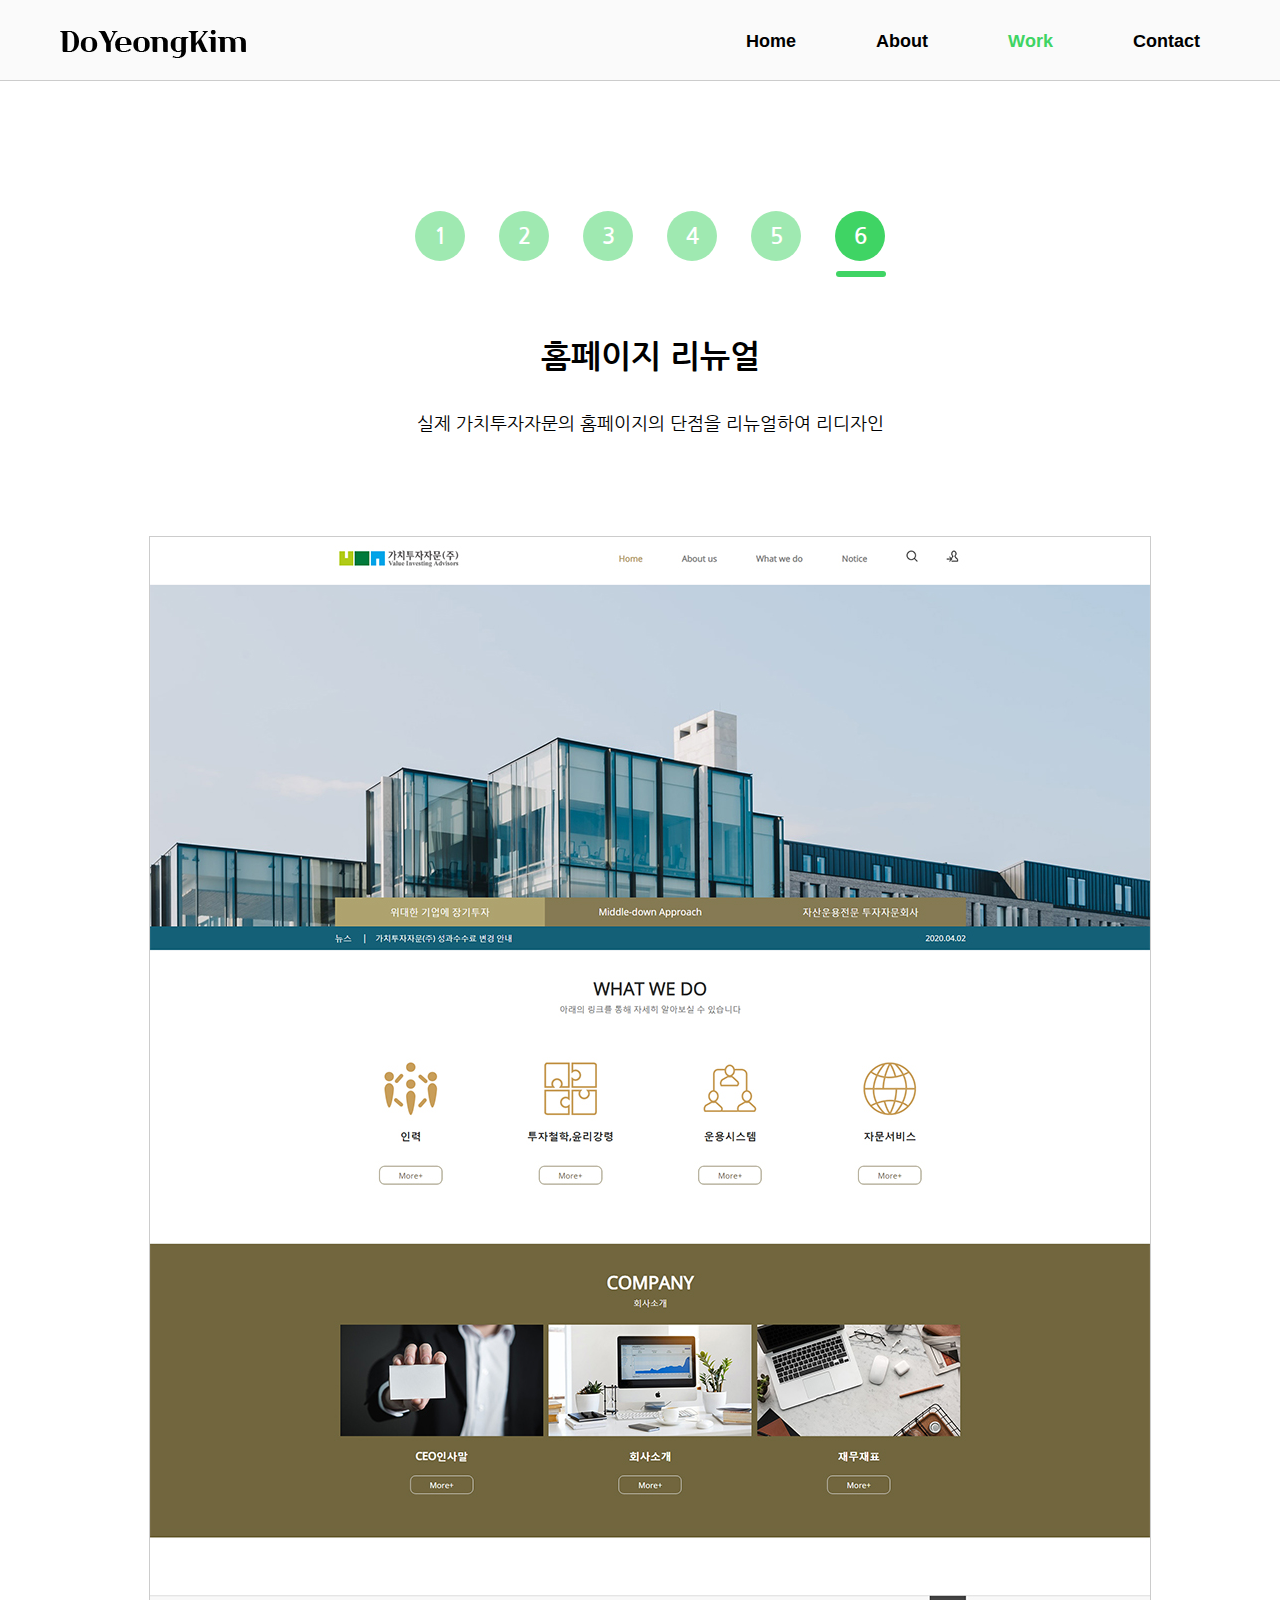
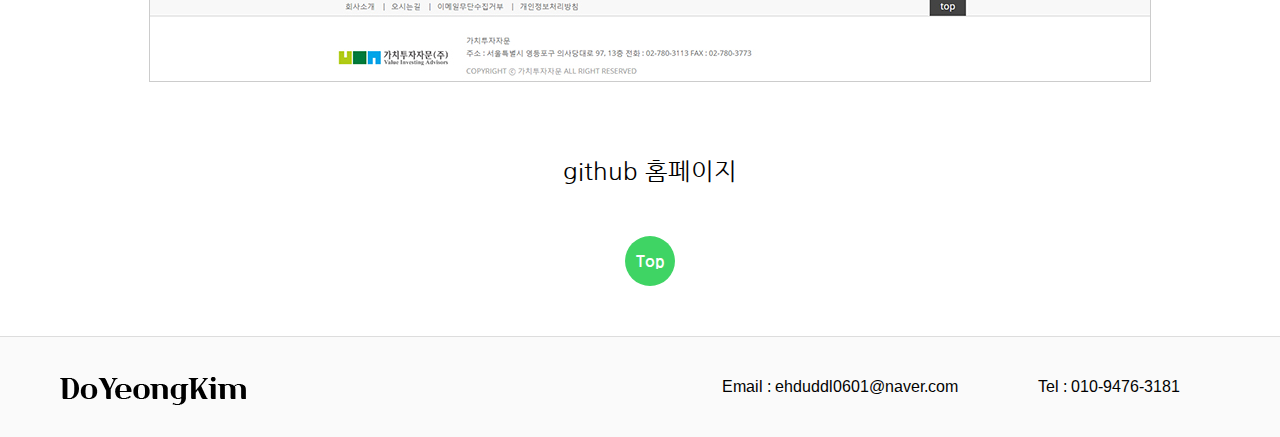
<file: work06.html>
<!DOCTYPE html>
<html lang="en">
<head>
    <meta charset="UTF-8">
    <meta name="viewport" content="width=device-width, initial-scale=1.0">
    <title>Homepage</title>
    <link href="https://fonts.googleapis.com/css2?family=Arimo:wght@400;700&display=swap" rel="stylesheet">
    <link href="https://fonts.googleapis.com/css2?family=Nanum+Gothic:wght@400;700&display=swap" rel="stylesheet">
    <script src="https://ajax.googleapis.com/ajax/libs/jquery/3.4.1/jquery.min.js"></script>
    <link rel="stylesheet" href="./css/style6.css">
</head>
<body>
    <div id="header_wrap">
        <div id="header">
            <h1><a href="./index.html"><img src="./img/logo.png" alt=""></a></h1>
            <nav>
                <ul>
                    <li><a href="index.html">Home</a></li>
                    <li><a href="index.html#about">About</a></li>
                    <li><a href="work01.html">Work</a></li>
                    <li><a href="#">Contact</a></li>
                </ul>
            </nav>
        </div>
    </div>
    <div id="work">
        <ul id="number">
            <li><a href="work01.html">1</a></li>
            <li><a href="work02.html">2</a></li>
            <li><a href="work03.html">3</a></li>
            <li><a href="work04.html">4</a></li>
            <li><a href="work05.html">5</a></li>
            <li><a href="work06.html">6</a></li>
        </ul>
        <span id="bar"></span>
        <h1>홈페이지 리뉴얼</h1>
        <p id="work_info">실제 가치투자자문의 홈페이지의 단점을 리뉴얼하여 리디자인</p>
        <div id="work_img">
            <img src="./img/work6-1.jpg" alt="">
        </div>
        <p id="homepage"><a href="https://ehduddl0601.github.io/gachi/" target="_blank">github 홈페이지</a></p>
        <div id="button">
            <span><a href="#">Top</a></span>
        </div>
    </div>
    <div id="footer_wrap">
        <div id="footer">
            <div id="footer_logo"><a href="./index.html"><img src="./img/logo.png" alt=""></a></div>
            <ul id="mail">
                <li>Email : ehduddl0601@naver.com</li>
                <li>Tel : 010-9476-3181</li>
            </ul>
        </div>
    </div>
    
    <script>
        $(function(){
            $('#work #number li:nth-child(1) a').hover(function(){
                $('#work #bar').css('left', '414px');
            },function(){
                $('#work #bar').css('left', '836px');
            });
            $('#work #number li:nth-child(2) a').hover(function(){
                $('#work #bar').css('left', '498px');
            },function(){
                $('#work #bar').css('left', '836px');
            });
            $('#work #number li:nth-child(3) a').hover(function(){
                $('#work #bar').css('left', '583px');
            },function(){
                $('#work #bar').css('left', '836px');
            });
            $('#work #number li:nth-child(4) a').hover(function(){
                $('#work #bar').css('left', '667px');
            },function(){
                $('#work #bar').css('left', '836px');
            });
            $('#work #number li:nth-child(5) a').hover(function(){
                $('#work #bar').css('left', '752px');
            },function(){
                $('#work #bar').css('left', '836px');
            });
        });
    </script>
</body>
</html>
</file>
<file: css/style.css>
*{
    margin: 0;
    padding: 0;
}
body{
    font-family: 'Arimo', sans-serif;
}
a{
    text-decoration: none;
    color: #000;
}
ul{
    list-style-type: none;
}

/* 헤더 */
#header_wrap{
    background: #fafafa;
    border-bottom: 1px solid #ccc;
}
#header{
    width: 1200px;
    height: 80px;
    margin: 0 auto;
    background: #fafafa;
    position: relative;
}
#header h1{
    position: absolute;
    left: 20px;
    top: 28px;
}
#header nav{
    position: absolute;
    right: 0px;
    top: 30px;
}
#header nav ul li{
    float: left;
    margin: 0 40px;
}
#header nav ul li a{
    font-size: 18px;
    font-weight: bold;
}
#header nav ul li:nth-child(1) a{
    color: #3fd464;
}
#header nav ul li a:hover{
    color: #3fd464;
}

/* 비주얼 */
#main_visual{
    width: 1200px;
    height: 700px;
    margin: 0 auto;
    background-image: url("../img/visual.jpg");
    position: relative;
}
#main_visual p{
    font-size: 56px;
    color: #fff;
    position: absolute;
    top: 250px;
    left: 100px;
    font-weight: bold;
}
#main_visual .job{
    display: inline-block;
    font-size: 48px;
    padding: 10px;
    width: 500px;
    text-align: center;
    height: 50px;
    background-color: #000;
    margin: 0 40px;
    font-weight: bold;
    transition: 0.5s;
}
#main_visual .job:hover{
    background-color: #3fd464;
    width: 800px;
    color: #000;
}
#main_visual .name{
    position: absolute;
    color: #fff;
    left: 240px;
    bottom: 250px;
    display: inline-block;
    font-size: 48px;
    padding: 10px;
    width: 500px;
    text-align: center;
    height: 50px;
    background-color: #000;
    margin: 0 40px;
    font-weight: bold;
    transition: 0.5s;
}
#main_visual .name:hover{
    background-color: #3fd464;
    left: 40px;
    width: 700px;
    color: #000;
}
/* About */
#about_wrap{
    background: rgb(251, 252, 255);
    box-shadow: 2px 2px 4px #ddd;
}
#about{
    width: 1200px;
    height: 800px;
    margin: 0 auto;
    background: rgb(251, 252, 255);
    text-align: center;
    position: relative;
}
#about h2{
    padding-top: 70px;
    font-size: 36px;
}
#about #dot{
    background-color: #3fd464;
    width: 20px;
    height: 20px;
    position: absolute;
    border-radius: 50%;
    right: 650px;
    top: 55px;
}
#about #people1{
    position: absolute;
    width: 350px;
    height: 350px;
    background: #333;
    border-radius: 50%;    
    top: 200px;
    left: 50px;
}
#about #people2{
    position: absolute;
    width: 350px;
    height: 350px;
    background: #fff;
    border-radius: 50%;    
    top: 300px;
    left: 50px;
    background-image: url("../img/sub.jpg");
}
#about_text{
    text-align: left;
    font-family: 'Nanum Gothic', sans-serif;
    width: 600px;
    position: absolute;
    right: 30px;
    top: 200px;
}
#about_text h3{
    font-size: 32px;
    margin-top: 100px;
    margin-bottom: 50px;
}
#about_text p{
    line-height: 30px;
}
#about_text span{
    font-weight: bold;
}

/* Work */
#work{
    width: 1200px;
    height: 1000px;
    margin: 0 auto;
    text-align: center;
    position: relative;
}
#work h2{
    padding-top: 100px;
    font-size: 36px;
    margin-bottom: 100px;
}
#work .dot2{
    background-color: #3fd464;
    width: 20px;
    height: 20px;
    position: absolute;
    border-radius: 50%;
    right: 660px;
    top: 85px;
}

#work_list > li{
    position: relative;
    width: 386.66px;
    height: 380px;
    overflow: hidden;
    float: left;
    box-shadow: 2px 2px 4px rgba(0, 0, 0, 0.3);
    margin-right: 20px;
    margin-bottom: 20px;
}
#work_list > li:nth-child(3n){
    margin-right: 0;
}

/* work hover */
#work_list > li > a > .info{
    font-family: 'Nanum Gothic', sans-serif;
    position: absolute;
    width: 100%;
    height: 100%;
    left: 0;
    top: 0;
    background: rgba(107, 168, 224, 0.8);
    text-align: center;
    padding-top: 115px;
    display: none;
}
.info h4{
    color: #fff;
    font-size: 30px;
    margin-bottom: 30px;
}
.info p{
    color: #fff;
    /* font-weight: bold; */
    line-height: 32px;
    font-size: 18px;
    padding: 0 30px;
}
#work_list > li:hover .info{
    display: block;
}
#work_list > li img{
    transition: 0.5s;
}
#work_list > li:hover img{
    transform: scale(1.2);
}

/* footer */
#footer_wrap{
    clear: both;
    margin-top: 100px;
    border-top: 1px solid #ccc;
    background: #fafafa;
}
#footer{
    clear: both;
    width: 1200px;
    height: 100px;
    margin: 0 auto;
    position: relative;
}
#footer #footer_logo{
    position: absolute;
    left: 20px;
    top: 40px;
}
#footer #mail{
    position: absolute;
    top: 40px;
    right: 20px;
}
#footer #mail li{
    margin: 0 40px;
    float: left;
}
</file>
<file: css/style1.css>
*{
    margin: 0;
    padding: 0;
}
body{
    font-family: 'Arimo', sans-serif;
}
a{
    text-decoration: none;
    color: #000;
}
ul{
    list-style-type: none;
}

/* 헤더 */
#header_wrap{
    background: #fafafa;
    border-bottom: 1px solid #ccc;
}
#header{
    width: 1200px;
    height: 80px;
    margin: 0 auto;
    background: #fafafa;
    position: relative;
}
#header h1{
    position: absolute;
    left: 20px;
    top: 28px;
}
#header nav{
    position: absolute;
    right: 0px;
    top: 30px;
}
#header nav ul li{
    float: left;
    margin: 0 40px;
}
#header nav ul li a{
    font-size: 18px;
    font-weight: bold;
}
#header nav ul li:nth-child(3) a{
    color: #3fd464;
}
#header nav ul li a:hover{
    color: #3fd464;
}
/* Work */
#work{
    text-align: center;
    font-family: 'Nanum Gothic', sans-serif;
    width: 1200px;
    margin: 0 auto;
    padding: 50px;
    position: relative;
    margin-top: 80px;
    margin-bottom: 100px;
}
#work #number li{
    display: inline-block;
    line-height: 50px;
    width: 50px;
    height: 50px;
    background: rgba(63, 212, 100, 0.5);
    border-radius: 50%;
    margin: 0 15px;
    font-weight: bold;
    font-size: 22px;
}
#work #number li:nth-child(1){
    background: rgba(63, 212, 100, 1);
}
#work #number li:hover{
    background: rgba(63, 212, 100, 1);
}
#work #number li a{
    padding: 15px;
    color: #fff;
}
#work #bar{
    display: inline-block;
    width: 50px;
    height: 6px;
    background: rgba(63, 212, 100, 1);
    border-radius: 5px;
    position: absolute;
    top: 110px;
    left: 414px;
    transition: 0.4s;
}
#work h1{
    font-weight: bold;
    margin-top: 80px;
    margin-bottom: 40px;
}
#work #work_info{
    font-size: 18px;
    margin-bottom: 100px;
}
#work_img{
    width: 1200px;
}
#work_img li{
    width: 600px;
    height: 800px;
    float: left;
    margin: 50px 0;
    box-sizing: border-box;
}
#work_img li:nth-child(2n){
    padding: 20px;
}
#button{
    position: absolute;
    width: 1200px;
    text-align: center;
}
#button span{
    display: inline-block;
    width: 50px;
    height: 50px;
    background: #3fd464;
    border-radius: 50%;
    margin: 50px 80px;
    line-height: 50px;
}
#button span a{
    color: #fff;
    padding: 10px;
    font-weight: bold;
}
/* footer */
#footer_wrap{
    clear: both;
    margin-top: 100px;
    border-top: 1px solid #ddd;
    background: #fafafa;
}
#footer{
    clear: both;
    width: 1200px;
    height: 100px;
    margin: 0 auto;
    position: relative;
}
#footer #footer_logo{
    position: absolute;
    left: 20px;
    top: 40px;
}
#footer #mail{
    position: absolute;
    top: 40px;
    right: 20px;
}
#footer #mail li{
    margin: 0 40px;
    float: left;
}
</file>
<file: css/style2.css>
*{
    margin: 0;
    padding: 0;
}
body{
    font-family: 'Arimo', sans-serif;
}
a{
    text-decoration: none;
    color: #000;
}
ul{
    list-style-type: none;
}

/* 헤더 */
#header_wrap{
    background: #fafafa;
    border-bottom: 1px solid #ccc;
}
#header{
    width: 1200px;
    height: 80px;
    margin: 0 auto;
    background: #fafafa;
    position: relative;
}
#header h1{
    position: absolute;
    left: 20px;
    top: 28px;
}
#header nav{
    position: absolute;
    right: 0px;
    top: 30px;
}
#header nav ul li{
    float: left;
    margin: 0 40px;
}
#header nav ul li a{
    font-size: 18px;
    font-weight: bold;
}
#header nav ul li:nth-child(3) a{
    color: #3fd464;
}
#header nav ul li a:hover{
    color: #3fd464;
}
/* Work */
#work{
    text-align: center;
    font-family: 'Nanum Gothic', sans-serif;
    width: 1200px;
    margin: 0 auto;
    padding: 50px;
    position: relative;
    margin-top: 80px;
    margin-bottom: 100px;
}
#work #number li{
    display: inline-block;
    line-height: 50px;
    width: 50px;
    height: 50px;
    background: rgba(63, 212, 100, 0.5);
    border-radius: 50%;
    margin: 0 15px;
    font-weight: bold;
    font-size: 22px;
}
#work #number li:nth-child(2){
    background: rgba(63, 212, 100, 1);
}
#work #number li:hover{
    background: rgba(63, 212, 100, 1);
}
#work #number li a{
    padding: 15px;
    color: #fff;
}
#work #bar{
    display: inline-block;
    width: 50px;
    height: 6px;
    background: rgba(63, 212, 100, 1);
    border-radius: 5px;
    position: absolute;
    top: 110px;
    left: 498px;
    transition: 0.4s;
}
#work h1{
    font-weight: bold;
    margin-top: 80px;
    margin-bottom: 40px;
}
#work #work_info{
    font-size: 18px;
    margin-bottom: 100px;
}
#work_img{
    width: 1200px;
}
#work_img li{
    width: 600px;
    height: 800px;
    float: left;
    margin: 50px 0;
    box-sizing: border-box;
}
#work_img li:nth-child(2n){
    padding: 20px;
}
#work_img img{
    margin: 0 20px;
    margin-bottom: 70px;
}
#button{
    position: absolute;
    width: 1200px;
    text-align: center;
}
#button span{
    display: inline-block;
    width: 50px;
    height: 50px;
    background: #3fd464;
    border-radius: 50%;
    margin: 50px 80px;
    line-height: 50px;
}
#button span a{
    color: #fff;
    padding: 10px;
    font-weight: bold;
}
/* footer */
#footer_wrap{
    clear: both;
    margin-top: 100px;
    border-top: 1px solid #ddd;
    background: #fafafa;
}
#footer{
    clear: both;
    width: 1200px;
    height: 100px;
    margin: 0 auto;
    position: relative;
}
#footer #footer_logo{
    position: absolute;
    left: 20px;
    top: 40px;
}
#footer #mail{
    position: absolute;
    top: 40px;
    right: 20px;
}
#footer #mail li{
    margin: 0 40px;
    float: left;
}
</file>
<file: css/style3.css>
*{
    margin: 0;
    padding: 0;
}
body{
    font-family: 'Arimo', sans-serif;
}
a{
    text-decoration: none;
    color: #000;
}
ul{
    list-style-type: none;
}

/* 헤더 */
#header_wrap{
    background: #fafafa;
    border-bottom: 1px solid #ccc;
}
#header{
    width: 1200px;
    height: 80px;
    margin: 0 auto;
    background: #fafafa;
    position: relative;
}
#header h1{
    position: absolute;
    left: 20px;
    top: 28px;
}
#header nav{
    position: absolute;
    right: 0px;
    top: 30px;
}
#header nav ul li{
    float: left;
    margin: 0 40px;
}
#header nav ul li a{
    font-size: 18px;
    font-weight: bold;
}
#header nav ul li:nth-child(3) a{
    color: #3fd464;
}
#header nav ul li a:hover{
    color: #3fd464;
}
/* Work */
#work{
    text-align: center;
    font-family: 'Nanum Gothic', sans-serif;
    width: 1200px;
    margin: 0 auto;
    padding: 50px;
    position: relative;
    margin-top: 80px;
    margin-bottom: 100px;
}
#work #number li{
    display: inline-block;
    line-height: 50px;
    width: 50px;
    height: 50px;
    background: rgba(63, 212, 100, 0.5);
    border-radius: 50%;
    margin: 0 15px;
    font-weight: bold;
    font-size: 22px;
}
#work #number li:nth-child(3){
    background: rgba(63, 212, 100, 1);
}
#work #number li:hover{
    background: rgba(63, 212, 100, 1);
}
#work #number li a{
    padding: 15px;
    color: #fff;
}
#work #bar{
    display: inline-block;
    width: 50px;
    height: 6px;
    background: rgba(63, 212, 100, 1);
    border-radius: 5px;
    position: absolute;
    top: 110px;
    left: 583px;
    transition: 0.4s;
}
#work h1{
    font-weight: bold;
    margin-top: 80px;
    margin-bottom: 40px;
}
#work #work_info{
    font-size: 18px;
    margin-bottom: 100px;
}
#work_img{
    width: 1200px;
}
#work_img img{
    margin-bottom: 70px;
    border: 1px solid #ccc;
}
#button{
    position: absolute;
    width: 1200px;
    text-align: center;
}
#button span{
    display: inline-block;
    width: 50px;
    height: 50px;
    background: #3fd464;
    border-radius: 50%;
    margin: 50px 80px;
    line-height: 50px;
}
#button span a{
    color: #fff;
    padding: 10px;
    font-weight: bold;
}
/* footer */
#footer_wrap{
    clear: both;
    margin-top: 100px;
    border-top: 1px solid #ddd;
    background: #fafafa;
}
#footer{
    clear: both;
    width: 1200px;
    height: 100px;
    margin: 0 auto;
    position: relative;
}
#footer #footer_logo{
    position: absolute;
    left: 20px;
    top: 40px;
}
#footer #mail{
    position: absolute;
    top: 40px;
    right: 20px;
}
#footer #mail li{
    margin: 0 40px;
    float: left;
}
</file>
<file: css/style4.css>
*{
    margin: 0;
    padding: 0;
}
body{
    font-family: 'Arimo', sans-serif;
}
a{
    text-decoration: none;
    color: #000;
}
ul{
    list-style-type: none;
}

/* 헤더 */
#header_wrap{
    background: #fafafa;
    border-bottom: 1px solid #ccc;
}
#header{
    width: 1200px;
    height: 80px;
    margin: 0 auto;
    background: #fafafa;
    position: relative;
}
#header h1{
    position: absolute;
    left: 20px;
    top: 28px;
}
#header nav{
    position: absolute;
    right: 0px;
    top: 30px;
}
#header nav ul li{
    float: left;
    margin: 0 40px;
}
#header nav ul li a{
    font-size: 18px;
    font-weight: bold;
}
#header nav ul li:nth-child(3) a{
    color: #3fd464;
}
#header nav ul li a:hover{
    color: #3fd464;
}
/* Work */
#work{
    text-align: center;
    font-family: 'Nanum Gothic', sans-serif;
    width: 1200px;
    margin: 0 auto;
    padding: 50px;
    position: relative;
    margin-top: 80px;
    margin-bottom: 100px;
}
#work #number li{
    display: inline-block;
    line-height: 50px;
    width: 50px;
    height: 50px;
    background: rgba(63, 212, 100, 0.5);
    border-radius: 50%;
    margin: 0 15px;
    font-weight: bold;
    font-size: 22px;
}
#work #number li:nth-child(4){
    background: rgba(63, 212, 100, 1);
}
#work #number li:hover{
    background: rgba(63, 212, 100, 1);
}
#work #number li a{
    padding: 15px;
    color: #fff;
}
#work #bar{
    display: inline-block;
    width: 50px;
    height: 6px;
    background: rgba(63, 212, 100, 1);
    border-radius: 5px;
    position: absolute;
    top: 110px;
    left: 667px;
    transition: 0.4s;
}
#work h1{
    font-weight: bold;
    margin-top: 80px;
    margin-bottom: 40px;
}
#work #work_info{
    font-size: 18px;
    margin-bottom: 100px;
}
#work_img img{
    margin-bottom: 70px;
    border: 1px solid #ccc;
}
#button{
    position: absolute;
    width: 1200px;
    text-align: center;
}
#button span{
    display: inline-block;
    width: 50px;
    height: 50px;
    background: #3fd464;
    border-radius: 50%;
    margin: 50px 80px;
    line-height: 50px;
}
#button span a{
    color: #fff;
    padding: 10px;
    font-weight: bold;
}
/* footer */
#footer_wrap{
    clear: both;
    margin-top: 100px;
    border-top: 1px solid #ddd;
    background: #fafafa;
}
#footer{
    clear: both;
    width: 1200px;
    height: 100px;
    margin: 0 auto;
    position: relative;
}
#footer #footer_logo{
    position: absolute;
    left: 20px;
    top: 40px;
}
#footer #mail{
    position: absolute;
    top: 40px;
    right: 20px;
}
#footer #mail li{
    margin: 0 40px;
    float: left;
}
</file>
<file: css/style5.css>
*{
    margin: 0;
    padding: 0;
}
body{
    font-family: 'Arimo', sans-serif;
}
a{
    text-decoration: none;
    color: #000;
}
ul{
    list-style-type: none;
}

/* 헤더 */
#header_wrap{
    background: #fafafa;
    border-bottom: 1px solid #ccc;
}
#header{
    width: 1200px;
    height: 80px;
    margin: 0 auto;
    background: #fafafa;
    position: relative;
}
#header h1{
    position: absolute;
    left: 20px;
    top: 28px;
}
#header nav{
    position: absolute;
    right: 0px;
    top: 30px;
}
#header nav ul li{
    float: left;
    margin: 0 40px;
}
#header nav ul li a{
    font-size: 18px;
    font-weight: bold;
}
#header nav ul li:nth-child(3) a{
    color: #3fd464;
}
#header nav ul li a:hover{
    color: #3fd464;
}
/* Work */
#work{
    text-align: center;
    font-family: 'Nanum Gothic', sans-serif;
    width: 1200px;
    margin: 0 auto;
    padding: 50px;
    position: relative;
    margin-top: 80px;
    margin-bottom: 100px;
}
#work #number li{
    display: inline-block;
    line-height: 50px;
    width: 50px;
    height: 50px;
    background: rgba(63, 212, 100, 0.5);
    border-radius: 50%;
    margin: 0 15px;
    font-weight: bold;
    font-size: 22px;
}
#work #number li:nth-child(5){
    background: rgba(63, 212, 100, 1);
}
#work #number li:hover{
    background: rgba(63, 212, 100, 1);
}
#work #number li a{
    padding: 15px;
    color: #fff;
}
#work #bar{
    display: inline-block;
    width: 50px;
    height: 6px;
    background: rgba(63, 212, 100, 1);
    border-radius: 5px;
    position: absolute;
    top: 110px;
    left: 752px;
    transition: 0.4s;
}
#work h1{
    font-weight: bold;
    margin-top: 80px;
    margin-bottom: 40px;
}
#work #work_info{
    font-size: 18px;
    margin-bottom: 100px;
}
#work_img img{
    margin-bottom: 70px;
    border: 1px solid #ccc;
}
#button{
    position: absolute;
    width: 1200px;
    text-align: center;
}
#button span{
    display: inline-block;
    width: 50px;
    height: 50px;
    background: #3fd464;
    border-radius: 50%;
    margin: 50px 80px;
    line-height: 50px;
}
#button span a{
    color: #fff;
    padding: 10px;
    font-weight: bold;
}
/* footer */
#footer_wrap{
    clear: both;
    margin-top: 100px;
    border-top: 1px solid #ddd;
    background: #fafafa;
}
#footer{
    clear: both;
    width: 1200px;
    height: 100px;
    margin: 0 auto;
    position: relative;
}
#footer #footer_logo{
    position: absolute;
    left: 20px;
    top: 40px;
}
#footer #mail{
    position: absolute;
    top: 40px;
    right: 20px;
}
#footer #mail li{
    margin: 0 40px;
    float: left;
}
</file>
<file: css/style6.css>
*{
    margin: 0;
    padding: 0;
}
body{
    font-family: 'Arimo', sans-serif;
}
a{
    text-decoration: none;
    color: #000;
}
ul{
    list-style-type: none;
}

/* 헤더 */
#header_wrap{
    background: #fafafa;
    border-bottom: 1px solid #ccc;
}
#header{
    width: 1200px;
    height: 80px;
    margin: 0 auto;
    background: #fafafa;
    position: relative;
}
#header h1{
    position: absolute;
    left: 20px;
    top: 28px;
}
#header nav{
    position: absolute;
    right: 0px;
    top: 30px;
}
#header nav ul li{
    float: left;
    margin: 0 40px;
}
#header nav ul li a{
    font-size: 18px;
    font-weight: bold;
}
#header nav ul li:nth-child(3) a{
    color: #3fd464;
}
#header nav ul li a:hover{
    color: #3fd464;
}
/* Work */
#work{
    text-align: center;
    font-family: 'Nanum Gothic', sans-serif;
    width: 1200px;
    margin: 0 auto;
    padding: 50px;
    position: relative;
    margin-top: 80px;
    margin-bottom: 100px;
}
#work #number li{
    display: inline-block;
    line-height: 50px;
    width: 50px;
    height: 50px;
    background: rgba(63, 212, 100, 0.5);
    border-radius: 50%;
    margin: 0 15px;
    font-weight: bold;
    font-size: 22px;
}
#work #number li:nth-child(6){
    background: rgba(63, 212, 100, 1);
}
#work #number li:hover{
    background: rgba(63, 212, 100, 1);
}
#work #number li a{
    padding: 15px;
    color: #fff;
}
#work #bar{
    display: inline-block;
    width: 50px;
    height: 6px;
    background: rgba(63, 212, 100, 1);
    border-radius: 5px;
    position: absolute;
    top: 110px;
    left: 836px;
    transition: 0.4s;
}
#work h1{
    font-weight: bold;
    margin-top: 80px;
    margin-bottom: 40px;
}
#work #work_info{
    font-size: 18px;
    margin-bottom: 100px;
}
#work_img img{
    margin-bottom: 70px;
    border: 1px solid #ccc;
}
#homepage{
    font-size: 24px;
}
#homepage a:hover{
    text-decoration: underline;
}
#button{
    position: absolute;
    width: 1200px;
    text-align: center;
}
#button span{
    display: inline-block;
    width: 50px;
    height: 50px;
    background: #3fd464;
    border-radius: 50%;
    margin: 50px 80px;
    line-height: 50px;
}
#button span a{
    color: #fff;
    padding: 10px;
    font-weight: bold;
}
/* footer */
#footer_wrap{
    clear: both;
    margin-top: 100px;
    border-top: 1px solid #ddd;
    background: #fafafa;
}
#footer{
    clear: both;
    width: 1200px;
    height: 100px;
    margin: 0 auto;
    position: relative;
}
#footer #footer_logo{
    position: absolute;
    left: 20px;
    top: 40px;
}
#footer #mail{
    position: absolute;
    top: 40px;
    right: 20px;
}
#footer #mail li{
    margin: 0 40px;
    float: left;
}
</file>
